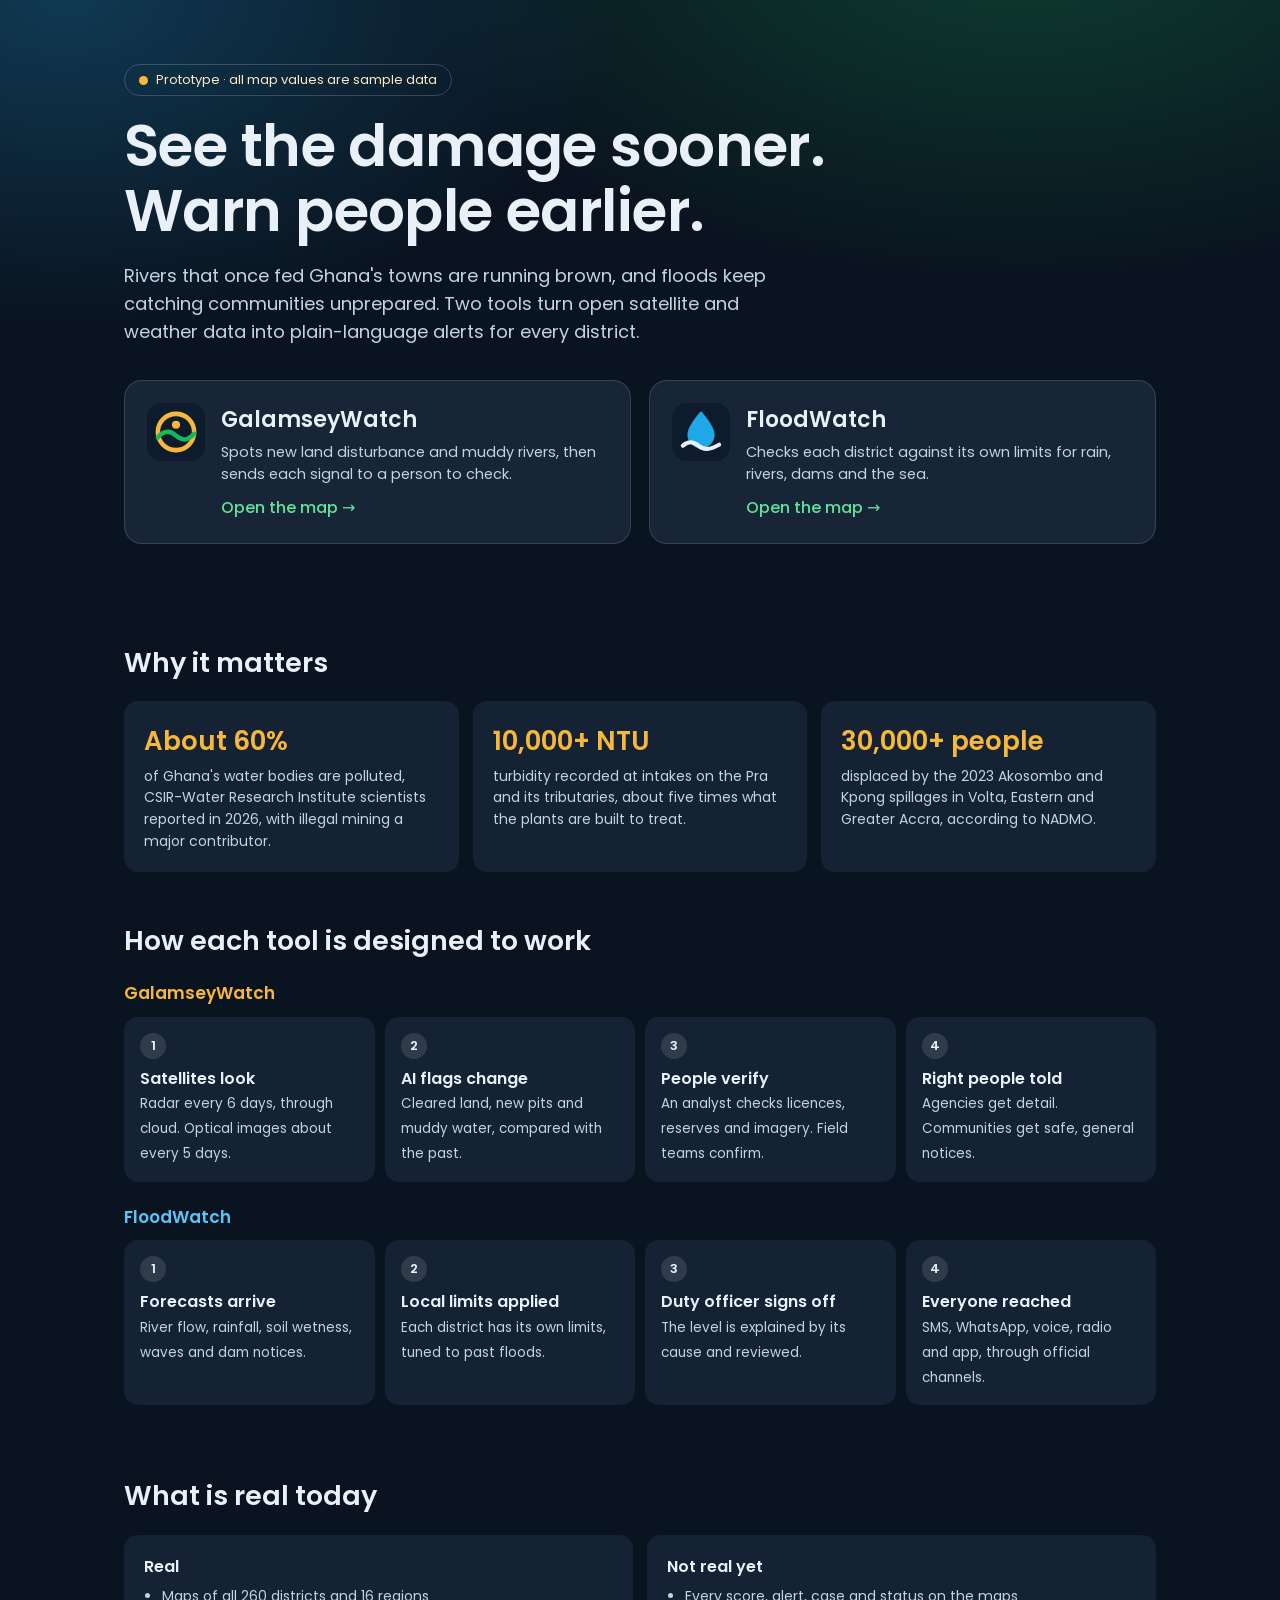
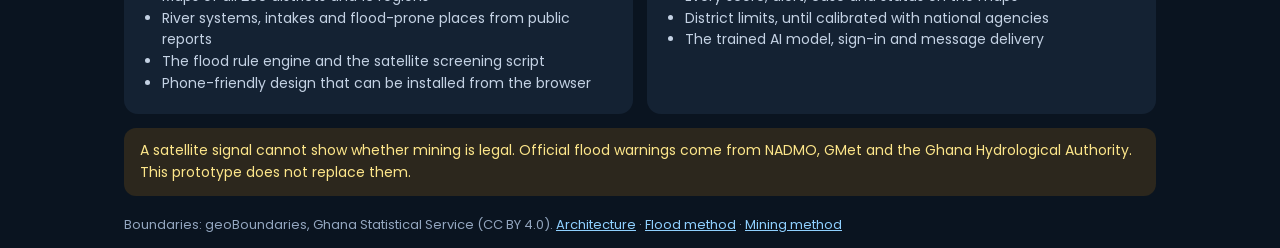
<file: index.html>
<!doctype html>
<html lang="en">
<head>
<meta charset="utf-8"><meta name="viewport" content="width=device-width, initial-scale=1">
<title>Ghana Environmental Watch · prototype</title>
<meta name="description" content="Two satellite-informed early-warning tools for Ghana: GalamseyWatch for illegal mining disturbance and FloodWatch for floods. Prototype with sample data.">
<meta name="theme-color" content="#0a1420"><link rel="manifest" href="manifest.webmanifest"><link rel="icon" href="assets/galamsey.svg" type="image/svg+xml">
<link rel="stylesheet" href="app/landing.css">
</head>
<body>
<header class="hero"><div class="wrap">
  <p class="eyebrow"><span></span>Prototype · all map values are sample data</p>
  <h1>See the damage sooner.<br>Warn people earlier.</h1>
  <p class="lead">Rivers that once fed Ghana's towns are running brown, and floods keep catching communities unprepared. Two tools turn open satellite and weather data into plain-language alerts for every district.</p>
  <div class="tools">
    <a class="tool g" href="galamsey/index.html"><img src="assets/galamsey.svg" alt=""><div><h2>GalamseyWatch</h2><p>Spots new land disturbance and muddy rivers, then sends each signal to a person to check.</p><b>Open the map →</b></div></a>
    <a class="tool f" href="flood/index.html"><img src="assets/flood.svg" alt=""><div><h2>FloodWatch</h2><p>Checks each district against its own limits for rain, rivers, dams and the sea.</p><b>Open the map →</b></div></a>
  </div>
</div></header>
<main class="wrap">
  <section class="why"><h2>Why it matters</h2><div class="cards">
    <article><b>About 60%</b><p>of Ghana's water bodies are polluted, CSIR-Water Research Institute scientists reported in 2026, with illegal mining a major contributor.</p></article>
    <article><b>10,000+ NTU</b><p>turbidity recorded at intakes on the Pra and its tributaries, about five times what the plants are built to treat.</p></article>
    <article><b>30,000+ people</b><p>displaced by the 2023 Akosombo and Kpong spillages in Volta, Eastern and Greater Accra, according to NADMO.</p></article>
  </div></section>
  <section><h2>How each tool is designed to work</h2>
    <div class="flow"><h3 class="g">GalamseyWatch</h3><ol>
      <li><b>Satellites look</b><span>Radar every 6 days, through cloud. Optical images about every 5 days.</span></li>
      <li><b>AI flags change</b><span>Cleared land, new pits and muddy water, compared with the past.</span></li>
      <li><b>People verify</b><span>An analyst checks licences, reserves and imagery. Field teams confirm.</span></li>
      <li><b>Right people told</b><span>Agencies get detail. Communities get safe, general notices.</span></li>
    </ol></div>
    <div class="flow"><h3 class="f">FloodWatch</h3><ol>
      <li><b>Forecasts arrive</b><span>River flow, rainfall, soil wetness, waves and dam notices.</span></li>
      <li><b>Local limits applied</b><span>Each district has its own limits, tuned to past floods.</span></li>
      <li><b>Duty officer signs off</b><span>The level is explained by its cause and reviewed.</span></li>
      <li><b>Everyone reached</b><span>SMS, WhatsApp, voice, radio and app, through official channels.</span></li>
    </ol></div>
  </section>
  <section class="honest"><h2>What is real today</h2><div class="two">
    <div><h3>Real</h3><ul><li>Maps of all 260 districts and 16 regions</li><li>River systems, intakes and flood-prone places from public reports</li><li>The flood rule engine and the satellite screening script</li><li>Phone-friendly design that can be installed from the browser</li></ul></div>
    <div><h3>Not real yet</h3><ul><li>Every score, alert, case and status on the maps</li><li>District limits, until calibrated with national agencies</li><li>The trained AI model, sign-in and message delivery</li></ul></div>
  </div><p class="note">A satellite signal cannot show whether mining is legal. Official flood warnings come from NADMO, GMet and the Ghana Hydrological Authority. This prototype does not replace them.</p></section>
</main>
<footer class="wrap"><p>Boundaries: geoBoundaries, Ghana Statistical Service (CC BY 4.0). <a href="docs/ARCHITECTURE.md">Architecture</a> · <a href="docs/FLOOD_METHOD.md">Flood method</a> · <a href="docs/GALAMSEY_METHOD.md">Mining method</a></p></footer>
<script>if('serviceWorker'in navigator&&location.protocol==='https:')navigator.serviceWorker.register('sw.js').catch(()=>{})</script>
</body></html>
</file>
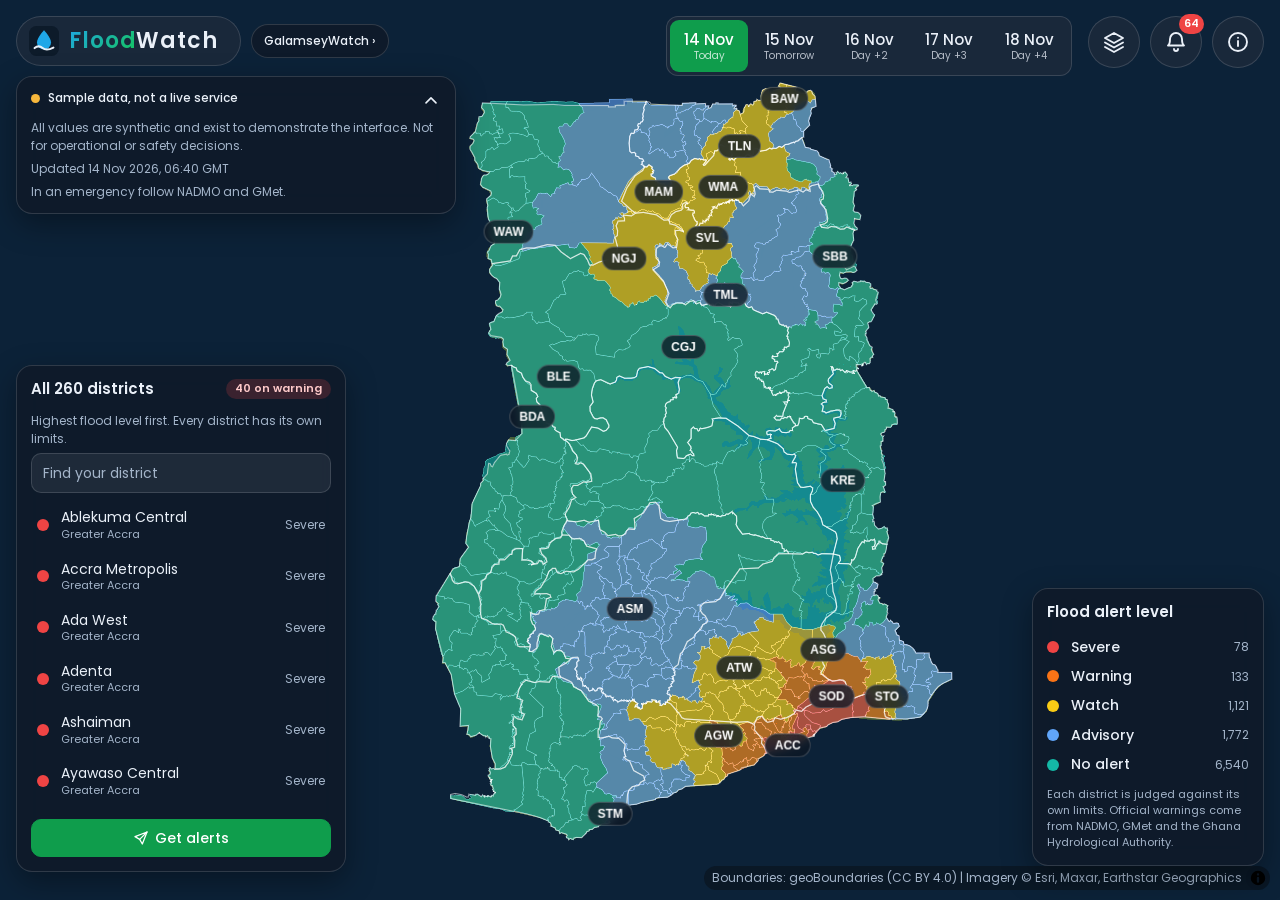
<file: flood/index.html>
<!doctype html>
<html lang="en" data-tool="flood">
<head>
  <meta charset="utf-8">
  <meta name="viewport" content="width=device-width, initial-scale=1, viewport-fit=cover">
  <title>FloodWatch Ghana · prototype</title>
  <meta name="description" content="Prototype flood early-warning map for Ghana, district by district. All values are sample data.">
  <meta name="theme-color" content="#0a1420">
  <link rel="manifest" href="../manifest.webmanifest">
  <link rel="icon" href="../assets/flood.svg" type="image/svg+xml">
  <link rel="stylesheet" href="../vendor/maplibre-gl/maplibre-gl.css">
  <link rel="stylesheet" href="../app/styles.css">
</head>
<body>
  <div id="map" class="map" aria-label="Map of Ghana"></div>
  <div id="ui"></div>
  <div id="live" class="sr-only" aria-live="polite"></div>
  <noscript><p class="noscript">FloodWatch needs JavaScript to draw the map.</p></noscript>
  <script src="../vendor/maplibre-gl/maplibre-gl.js"></script>
  <script type="module" src="../app/main.js"></script>
</body>
</html>
</file>
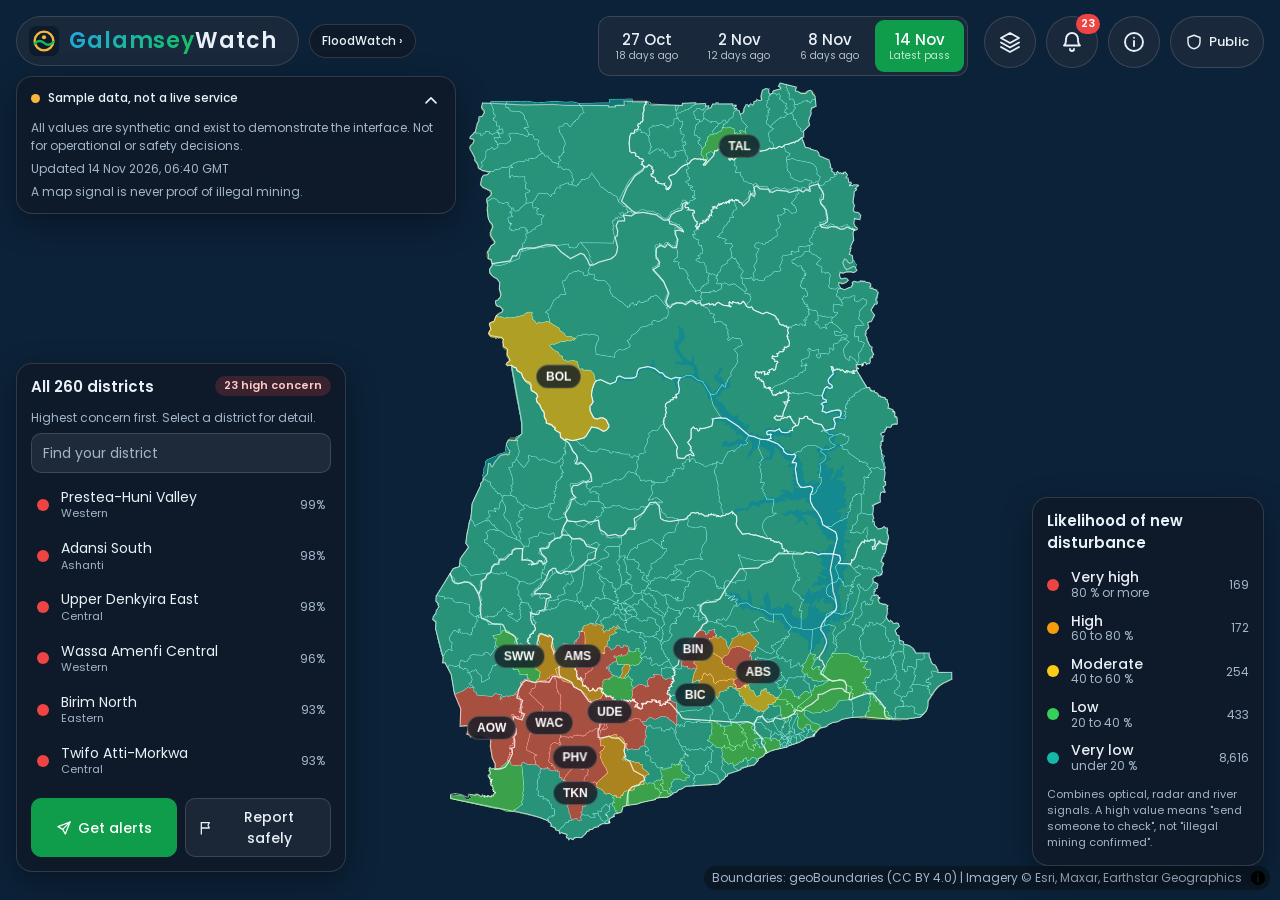
<file: galamsey/index.html>
<!doctype html>
<html lang="en" data-tool="galamsey">
<head>
  <meta charset="utf-8">
  <meta name="viewport" content="width=device-width, initial-scale=1, viewport-fit=cover">
  <title>GalamseyWatch Ghana · prototype</title>
  <meta name="description" content="Prototype satellite monitor for illegal mining disturbance and river pollution in Ghana. All values are sample data.">
  <meta name="theme-color" content="#0a1420">
  <link rel="manifest" href="../manifest.webmanifest">
  <link rel="icon" href="../assets/galamsey.svg" type="image/svg+xml">
  <link rel="stylesheet" href="../vendor/maplibre-gl/maplibre-gl.css">
  <link rel="stylesheet" href="../app/styles.css">
</head>
<body>
  <div id="map" class="map" aria-label="Map of Ghana"></div>
  <div id="ui"></div>
  <div id="live" class="sr-only" aria-live="polite"></div>
  <noscript><p class="noscript">GalamseyWatch needs JavaScript to draw the map.</p></noscript>
  <script src="../vendor/maplibre-gl/maplibre-gl.js"></script>
  <script type="module" src="../app/main.js"></script>
</body>
</html>
</file>
<file: app/landing.css>
@font-face{font-family:Poppins;font-weight:400;src:url(../fonts/poppins-latin-400-normal.woff2) format("woff2");font-display:swap}
@font-face{font-family:Poppins;font-weight:500;src:url(../fonts/poppins-latin-500-normal.woff2) format("woff2");font-display:swap}
@font-face{font-family:Poppins;font-weight:600;src:url(../fonts/poppins-latin-600-normal.woff2) format("woff2");font-display:swap}
*{box-sizing:border-box}body{margin:0;background:#0a1420;color:#eaf0f8;font:16px/1.55 Poppins,system-ui,sans-serif}
.wrap{max-width:1080px;margin:0 auto;padding:0 24px}a{color:#8fd0ff}
.hero{padding:64px 0 56px;background:radial-gradient(900px 480px at 80% -10%,rgba(23,184,92,.25),transparent 70%),radial-gradient(800px 460px at 5% 0,rgba(31,167,232,.25),transparent 70%)}
.eyebrow{display:inline-flex;align-items:center;gap:8px;margin:0 0 18px;padding:5px 14px;border:1px solid rgba(255,255,255,.18);border-radius:99px;font-size:13px;color:#fde9c4}
.eyebrow span{width:9px;height:9px;border-radius:50%;background:#f6b73c}
h1{margin:0;font-size:clamp(36px,6vw,58px);line-height:1.12;font-weight:600;letter-spacing:-.01em}
.lead{max-width:680px;margin:18px 0 34px;font-size:18px;color:#c4d2e4}
.tools{display:grid;grid-template-columns:1fr 1fr;gap:18px}
.tool{display:flex;gap:16px;padding:22px;border-radius:18px;background:rgba(27,41,59,.85);border:1px solid rgba(255,255,255,.14);color:inherit;text-decoration:none;transition:transform .15s,border-color .15s}
.tool:hover{transform:translateY(-3px)}.tool.g:hover{border-color:#f6b73c}.tool.f:hover{border-color:#1fa7e8}
.tool img{width:58px;height:58px;flex:none}.tool h2{margin:0;font-size:22px;font-weight:600}.tool p{margin:4px 0 10px;font-size:14.5px;color:#c4d2e4}.tool b{font-weight:500;color:#5fe39a}
section{padding:42px 0 6px}section>h2{margin:0 0 18px;font-size:27px;font-weight:600}
.cards{display:grid;grid-template-columns:repeat(3,1fr);gap:14px}.cards article{padding:20px;border-radius:14px;background:#142233}.cards b{font-size:26px;font-weight:600;color:#f6b73c}.cards p{margin:4px 0 0;font-size:14px;color:#c4d2e4}
.flow{margin-bottom:22px}.flow h3{margin:0 0 10px;font-size:17px;font-weight:600}.flow h3.g{color:#f6b73c}.flow h3.f{color:#5cc3f5}
.flow ol{display:grid;grid-template-columns:repeat(4,1fr);gap:10px;margin:0;padding:0;list-style:none;counter-reset:s}
.flow li{counter-increment:s;padding:16px;border-radius:14px;background:#142233;position:relative}.flow li::before{content:counter(s);display:grid;place-items:center;width:26px;height:26px;margin-bottom:8px;border-radius:50%;background:rgba(255,255,255,.12);font-size:13px;font-weight:600}
.flow b{display:block;font-weight:600}.flow span{font-size:13.5px;color:#c4d2e4}
.two{display:grid;grid-template-columns:1fr 1fr;gap:14px}.two>div{padding:20px;border-radius:14px;background:#142233}.two h3{margin:0 0 6px;font-size:16px;font-weight:600}.two ul{margin:0;padding-left:18px;font-size:14px;color:#c4d2e4}
.note{margin:14px 0 0;padding:12px 16px;border-radius:12px;background:rgba(245,158,11,.14);color:#fde68a;font-size:14px}
footer{padding:34px 24px 40px;font-size:13px;color:#93a6bf}
@media(max-width:760px){.tools,.cards,.two{grid-template-columns:1fr}.flow ol{grid-template-columns:1fr 1fr}.hero{padding:40px 0}}
</file>
<file: vendor/maplibre-gl/maplibre-gl.css>
.maplibregl-map{font:12px/20px Helvetica Neue,Arial,Helvetica,sans-serif;overflow:hidden;position:relative;-webkit-tap-highlight-color:rgb(0 0 0/0)}.maplibregl-canvas{left:0;position:absolute;top:0}.maplibregl-map:fullscreen{height:100%;width:100%}.maplibregl-ctrl-group button.maplibregl-ctrl-compass{touch-action:none}.maplibregl-canvas-container.maplibregl-interactive,.maplibregl-ctrl-group button.maplibregl-ctrl-compass{cursor:grab;-webkit-user-select:none;-moz-user-select:none;user-select:none}.maplibregl-canvas-container.maplibregl-interactive.maplibregl-track-pointer{cursor:pointer}.maplibregl-canvas-container.maplibregl-interactive:active,.maplibregl-ctrl-group button.maplibregl-ctrl-compass:active{cursor:grabbing}.maplibregl-canvas-container.maplibregl-touch-zoom-rotate,.maplibregl-canvas-container.maplibregl-touch-zoom-rotate .maplibregl-canvas{touch-action:pan-x pan-y}.maplibregl-canvas-container.maplibregl-touch-drag-pan,.maplibregl-canvas-container.maplibregl-touch-drag-pan .maplibregl-canvas{touch-action:pinch-zoom}.maplibregl-canvas-container.maplibregl-touch-zoom-rotate.maplibregl-touch-drag-pan,.maplibregl-canvas-container.maplibregl-touch-zoom-rotate.maplibregl-touch-drag-pan .maplibregl-canvas{touch-action:none}.maplibregl-canvas-container.maplibregl-touch-drag-pan.maplibregl-cooperative-gestures,.maplibregl-canvas-container.maplibregl-touch-drag-pan.maplibregl-cooperative-gestures .maplibregl-canvas{touch-action:pan-x pan-y}.maplibregl-ctrl-bottom-left,.maplibregl-ctrl-bottom-right,.maplibregl-ctrl-top-left,.maplibregl-ctrl-top-right{pointer-events:none;position:absolute;z-index:2}.maplibregl-ctrl-top-left{left:0;top:0}.maplibregl-ctrl-top-right{right:0;top:0}.maplibregl-ctrl-bottom-left{bottom:0;left:0}.maplibregl-ctrl-bottom-right{bottom:0;right:0}.maplibregl-ctrl{clear:both;pointer-events:auto;transform:translate(0)}.maplibregl-ctrl-top-left .maplibregl-ctrl{float:left;margin:10px 0 0 10px}.maplibregl-ctrl-top-right .maplibregl-ctrl{float:right;margin:10px 10px 0 0}.maplibregl-ctrl-bottom-left .maplibregl-ctrl{float:left;margin:0 0 10px 10px}.maplibregl-ctrl-bottom-right .maplibregl-ctrl{float:right;margin:0 10px 10px 0}.maplibregl-ctrl-group{background:#fff;border-radius:4px}.maplibregl-ctrl-group:not(:empty){box-shadow:0 0 0 2px rgba(0,0,0,.1)}@media (forced-colors:active){.maplibregl-ctrl-group:not(:empty){box-shadow:0 0 0 2px ButtonText}}.maplibregl-ctrl-group button{background-color:transparent;border:0;box-sizing:border-box;cursor:pointer;display:block;height:29px;outline:none;padding:0;width:29px}.maplibregl-ctrl-group button+button{border-top:1px solid #ddd}.maplibregl-ctrl button .maplibregl-ctrl-icon{background-position:50%;background-repeat:no-repeat;display:block;height:100%;width:100%}@media (forced-colors:active){.maplibregl-ctrl-icon{background-color:transparent}.maplibregl-ctrl-group button+button{border-top:1px solid ButtonText}}.maplibregl-ctrl button::-moz-focus-inner{border:0;padding:0}.maplibregl-ctrl-attrib-button:focus,.maplibregl-ctrl-group button:focus{box-shadow:0 0 2px 2px #0096ff}.maplibregl-ctrl button:disabled{cursor:not-allowed}.maplibregl-ctrl button:disabled .maplibregl-ctrl-icon{opacity:.25}.maplibregl-ctrl button:not(:disabled):hover{background-color:rgb(0 0 0/5%)}.maplibregl-ctrl-group button:focus:focus-visible{box-shadow:0 0 2px 2px #0096ff}.maplibregl-ctrl-group button:focus:not(:focus-visible){box-shadow:none}.maplibregl-ctrl-group button:focus:first-child{border-radius:4px 4px 0 0}.maplibregl-ctrl-group button:focus:last-child{border-radius:0 0 4px 4px}.maplibregl-ctrl-group button:focus:only-child{border-radius:inherit}.maplibregl-ctrl button.maplibregl-ctrl-zoom-out .maplibregl-ctrl-icon{background-image:url("data:image/svg+xml;charset=utf-8,%3Csvg xmlns='http://www.w3.org/2000/svg' width='29' height='29' fill='%23333' viewBox='0 0 29 29'%3E%3Cpath d='M10 13c-.75 0-1.5.75-1.5 1.5S9.25 16 10 16h9c.75 0 1.5-.75 1.5-1.5S19.75 13 19 13z'/%3E%3C/svg%3E")}.maplibregl-ctrl button.maplibregl-ctrl-zoom-in .maplibregl-ctrl-icon{background-image:url("data:image/svg+xml;charset=utf-8,%3Csvg xmlns='http://www.w3.org/2000/svg' width='29' height='29' fill='%23333' viewBox='0 0 29 29'%3E%3Cpath d='M14.5 8.5c-.75 0-1.5.75-1.5 1.5v3h-3c-.75 0-1.5.75-1.5 1.5S9.25 16 10 16h3v3c0 .75.75 1.5 1.5 1.5S16 19.75 16 19v-3h3c.75 0 1.5-.75 1.5-1.5S19.75 13 19 13h-3v-3c0-.75-.75-1.5-1.5-1.5'/%3E%3C/svg%3E")}@media (forced-colors:active){.maplibregl-ctrl button.maplibregl-ctrl-zoom-out .maplibregl-ctrl-icon{background-image:url("data:image/svg+xml;charset=utf-8,%3Csvg xmlns='http://www.w3.org/2000/svg' width='29' height='29' fill='%23fff' viewBox='0 0 29 29'%3E%3Cpath d='M10 13c-.75 0-1.5.75-1.5 1.5S9.25 16 10 16h9c.75 0 1.5-.75 1.5-1.5S19.75 13 19 13z'/%3E%3C/svg%3E")}.maplibregl-ctrl button.maplibregl-ctrl-zoom-in .maplibregl-ctrl-icon{background-image:url("data:image/svg+xml;charset=utf-8,%3Csvg xmlns='http://www.w3.org/2000/svg' width='29' height='29' fill='%23fff' viewBox='0 0 29 29'%3E%3Cpath d='M14.5 8.5c-.75 0-1.5.75-1.5 1.5v3h-3c-.75 0-1.5.75-1.5 1.5S9.25 16 10 16h3v3c0 .75.75 1.5 1.5 1.5S16 19.75 16 19v-3h3c.75 0 1.5-.75 1.5-1.5S19.75 13 19 13h-3v-3c0-.75-.75-1.5-1.5-1.5'/%3E%3C/svg%3E")}}@media (forced-colors:active) and (prefers-color-scheme:light){.maplibregl-ctrl button.maplibregl-ctrl-zoom-out .maplibregl-ctrl-icon{background-image:url("data:image/svg+xml;charset=utf-8,%3Csvg xmlns='http://www.w3.org/2000/svg' width='29' height='29' viewBox='0 0 29 29'%3E%3Cpath d='M10 13c-.75 0-1.5.75-1.5 1.5S9.25 16 10 16h9c.75 0 1.5-.75 1.5-1.5S19.75 13 19 13z'/%3E%3C/svg%3E")}.maplibregl-ctrl button.maplibregl-ctrl-zoom-in .maplibregl-ctrl-icon{background-image:url("data:image/svg+xml;charset=utf-8,%3Csvg xmlns='http://www.w3.org/2000/svg' width='29' height='29' viewBox='0 0 29 29'%3E%3Cpath d='M14.5 8.5c-.75 0-1.5.75-1.5 1.5v3h-3c-.75 0-1.5.75-1.5 1.5S9.25 16 10 16h3v3c0 .75.75 1.5 1.5 1.5S16 19.75 16 19v-3h3c.75 0 1.5-.75 1.5-1.5S19.75 13 19 13h-3v-3c0-.75-.75-1.5-1.5-1.5'/%3E%3C/svg%3E")}}.maplibregl-ctrl button.maplibregl-ctrl-fullscreen .maplibregl-ctrl-icon{background-image:url("data:image/svg+xml;charset=utf-8,%3Csvg xmlns='http://www.w3.org/2000/svg' width='29' height='29' fill='%23333' viewBox='0 0 29 29'%3E%3Cpath d='M24 16v5.5c0 1.75-.75 2.5-2.5 2.5H16v-1l3-1.5-4-5.5 1-1 5.5 4 1.5-3zM6 16l1.5 3 5.5-4 1 1-4 5.5 3 1.5v1H7.5C5.75 24 5 23.25 5 21.5V16zm7-11v1l-3 1.5 4 5.5-1 1-5.5-4L6 13H5V7.5C5 5.75 5.75 5 7.5 5zm11 2.5c0-1.75-.75-2.5-2.5-2.5H16v1l3 1.5-4 5.5 1 1 5.5-4 1.5 3h1z'/%3E%3C/svg%3E")}.maplibregl-ctrl button.maplibregl-ctrl-shrink .maplibregl-ctrl-icon{background-image:url("data:image/svg+xml;charset=utf-8,%3Csvg xmlns='http://www.w3.org/2000/svg' width='29' height='29' viewBox='0 0 29 29'%3E%3Cpath d='M18.5 16c-1.75 0-2.5.75-2.5 2.5V24h1l1.5-3 5.5 4 1-1-4-5.5 3-1.5v-1zM13 18.5c0-1.75-.75-2.5-2.5-2.5H5v1l3 1.5L4 24l1 1 5.5-4 1.5 3h1zm3-8c0 1.75.75 2.5 2.5 2.5H24v-1l-3-1.5L25 5l-1-1-5.5 4L17 5h-1zM10.5 13c1.75 0 2.5-.75 2.5-2.5V5h-1l-1.5 3L5 4 4 5l4 5.5L5 12v1z'/%3E%3C/svg%3E")}@media (forced-colors:active){.maplibregl-ctrl button.maplibregl-ctrl-fullscreen .maplibregl-ctrl-icon{background-image:url("data:image/svg+xml;charset=utf-8,%3Csvg xmlns='http://www.w3.org/2000/svg' width='29' height='29' fill='%23fff' viewBox='0 0 29 29'%3E%3Cpath d='M24 16v5.5c0 1.75-.75 2.5-2.5 2.5H16v-1l3-1.5-4-5.5 1-1 5.5 4 1.5-3zM6 16l1.5 3 5.5-4 1 1-4 5.5 3 1.5v1H7.5C5.75 24 5 23.25 5 21.5V16zm7-11v1l-3 1.5 4 5.5-1 1-5.5-4L6 13H5V7.5C5 5.75 5.75 5 7.5 5zm11 2.5c0-1.75-.75-2.5-2.5-2.5H16v1l3 1.5-4 5.5 1 1 5.5-4 1.5 3h1z'/%3E%3C/svg%3E")}.maplibregl-ctrl button.maplibregl-ctrl-shrink .maplibregl-ctrl-icon{background-image:url("data:image/svg+xml;charset=utf-8,%3Csvg xmlns='http://www.w3.org/2000/svg' width='29' height='29' fill='%23fff' viewBox='0 0 29 29'%3E%3Cpath d='M18.5 16c-1.75 0-2.5.75-2.5 2.5V24h1l1.5-3 5.5 4 1-1-4-5.5 3-1.5v-1zM13 18.5c0-1.75-.75-2.5-2.5-2.5H5v1l3 1.5L4 24l1 1 5.5-4 1.5 3h1zm3-8c0 1.75.75 2.5 2.5 2.5H24v-1l-3-1.5L25 5l-1-1-5.5 4L17 5h-1zM10.5 13c1.75 0 2.5-.75 2.5-2.5V5h-1l-1.5 3L5 4 4 5l4 5.5L5 12v1z'/%3E%3C/svg%3E")}}@media (forced-colors:active) and (prefers-color-scheme:light){.maplibregl-ctrl button.maplibregl-ctrl-fullscreen .maplibregl-ctrl-icon{background-image:url("data:image/svg+xml;charset=utf-8,%3Csvg xmlns='http://www.w3.org/2000/svg' width='29' height='29' viewBox='0 0 29 29'%3E%3Cpath d='M24 16v5.5c0 1.75-.75 2.5-2.5 2.5H16v-1l3-1.5-4-5.5 1-1 5.5 4 1.5-3zM6 16l1.5 3 5.5-4 1 1-4 5.5 3 1.5v1H7.5C5.75 24 5 23.25 5 21.5V16zm7-11v1l-3 1.5 4 5.5-1 1-5.5-4L6 13H5V7.5C5 5.75 5.75 5 7.5 5zm11 2.5c0-1.75-.75-2.5-2.5-2.5H16v1l3 1.5-4 5.5 1 1 5.5-4 1.5 3h1z'/%3E%3C/svg%3E")}.maplibregl-ctrl button.maplibregl-ctrl-shrink .maplibregl-ctrl-icon{background-image:url("data:image/svg+xml;charset=utf-8,%3Csvg xmlns='http://www.w3.org/2000/svg' width='29' height='29' viewBox='0 0 29 29'%3E%3Cpath d='M18.5 16c-1.75 0-2.5.75-2.5 2.5V24h1l1.5-3 5.5 4 1-1-4-5.5 3-1.5v-1zM13 18.5c0-1.75-.75-2.5-2.5-2.5H5v1l3 1.5L4 24l1 1 5.5-4 1.5 3h1zm3-8c0 1.75.75 2.5 2.5 2.5H24v-1l-3-1.5L25 5l-1-1-5.5 4L17 5h-1zM10.5 13c1.75 0 2.5-.75 2.5-2.5V5h-1l-1.5 3L5 4 4 5l4 5.5L5 12v1z'/%3E%3C/svg%3E")}}.maplibregl-ctrl button.maplibregl-ctrl-compass .maplibregl-ctrl-icon{background-image:url("data:image/svg+xml;charset=utf-8,%3Csvg xmlns='http://www.w3.org/2000/svg' width='29' height='29' fill='%23333' viewBox='0 0 29 29'%3E%3Cpath d='m10.5 14 4-8 4 8z'/%3E%3Cpath fill='%23ccc' d='m10.5 16 4 8 4-8z'/%3E%3C/svg%3E")}@media (forced-colors:active){.maplibregl-ctrl button.maplibregl-ctrl-compass .maplibregl-ctrl-icon{background-image:url("data:image/svg+xml;charset=utf-8,%3Csvg xmlns='http://www.w3.org/2000/svg' width='29' height='29' fill='%23fff' viewBox='0 0 29 29'%3E%3Cpath d='m10.5 14 4-8 4 8z'/%3E%3Cpath fill='%23ccc' d='m10.5 16 4 8 4-8z'/%3E%3C/svg%3E")}}@media (forced-colors:active) and (prefers-color-scheme:light){.maplibregl-ctrl button.maplibregl-ctrl-compass .maplibregl-ctrl-icon{background-image:url("data:image/svg+xml;charset=utf-8,%3Csvg xmlns='http://www.w3.org/2000/svg' width='29' height='29' viewBox='0 0 29 29'%3E%3Cpath d='m10.5 14 4-8 4 8z'/%3E%3Cpath fill='%23ccc' d='m10.5 16 4 8 4-8z'/%3E%3C/svg%3E")}}.maplibregl-ctrl button.maplibregl-ctrl-terrain .maplibregl-ctrl-icon{background-image:url("data:image/svg+xml;charset=utf-8,%3Csvg xmlns='http://www.w3.org/2000/svg' width='22' height='22' fill='%23333' viewBox='0 0 22 22'%3E%3Cpath d='m1.754 13.406 4.453-4.851 3.09 3.09 3.281 3.277.969-.969-3.309-3.312 3.844-4.121 6.148 6.886h1.082v-.855l-7.207-8.07-4.84 5.187L6.169 6.57l-5.48 5.965v.871ZM.688 16.844h20.625v1.375H.688Zm0 0'/%3E%3C/svg%3E")}.maplibregl-ctrl button.maplibregl-ctrl-terrain-enabled .maplibregl-ctrl-icon{background-image:url("data:image/svg+xml;charset=utf-8,%3Csvg xmlns='http://www.w3.org/2000/svg' width='22' height='22' fill='%2333b5e5' viewBox='0 0 22 22'%3E%3Cpath d='m1.754 13.406 4.453-4.851 3.09 3.09 3.281 3.277.969-.969-3.309-3.312 3.844-4.121 6.148 6.886h1.082v-.855l-7.207-8.07-4.84 5.187L6.169 6.57l-5.48 5.965v.871ZM.688 16.844h20.625v1.375H.688Zm0 0'/%3E%3C/svg%3E")}.maplibregl-ctrl button.maplibregl-ctrl-geolocate .maplibregl-ctrl-icon{background-image:url("data:image/svg+xml;charset=utf-8,%3Csvg xmlns='http://www.w3.org/2000/svg' width='29' height='29' fill='%23333' viewBox='0 0 20 20'%3E%3Cpath d='M10 4C9 4 9 5 9 5v.1A5 5 0 0 0 5.1 9H5s-1 0-1 1 1 1 1 1h.1A5 5 0 0 0 9 14.9v.1s0 1 1 1 1-1 1-1v-.1a5 5 0 0 0 3.9-3.9h.1s1 0 1-1-1-1-1-1h-.1A5 5 0 0 0 11 5.1V5s0-1-1-1m0 2.5a3.5 3.5 0 1 1 0 7 3.5 3.5 0 1 1 0-7'/%3E%3Ccircle cx='10' cy='10' r='2'/%3E%3C/svg%3E")}.maplibregl-ctrl button.maplibregl-ctrl-geolocate:disabled .maplibregl-ctrl-icon{background-image:url("data:image/svg+xml;charset=utf-8,%3Csvg xmlns='http://www.w3.org/2000/svg' width='29' height='29' fill='%23aaa' viewBox='0 0 20 20'%3E%3Cpath d='M10 4C9 4 9 5 9 5v.1A5 5 0 0 0 5.1 9H5s-1 0-1 1 1 1 1 1h.1A5 5 0 0 0 9 14.9v.1s0 1 1 1 1-1 1-1v-.1a5 5 0 0 0 3.9-3.9h.1s1 0 1-1-1-1-1-1h-.1A5 5 0 0 0 11 5.1V5s0-1-1-1m0 2.5a3.5 3.5 0 1 1 0 7 3.5 3.5 0 1 1 0-7'/%3E%3Ccircle cx='10' cy='10' r='2'/%3E%3Cpath fill='red' d='m14 5 1 1-9 9-1-1z'/%3E%3C/svg%3E")}.maplibregl-ctrl button.maplibregl-ctrl-geolocate.maplibregl-ctrl-geolocate-active .maplibregl-ctrl-icon{background-image:url("data:image/svg+xml;charset=utf-8,%3Csvg xmlns='http://www.w3.org/2000/svg' width='29' height='29' fill='%2333b5e5' viewBox='0 0 20 20'%3E%3Cpath d='M10 4C9 4 9 5 9 5v.1A5 5 0 0 0 5.1 9H5s-1 0-1 1 1 1 1 1h.1A5 5 0 0 0 9 14.9v.1s0 1 1 1 1-1 1-1v-.1a5 5 0 0 0 3.9-3.9h.1s1 0 1-1-1-1-1-1h-.1A5 5 0 0 0 11 5.1V5s0-1-1-1m0 2.5a3.5 3.5 0 1 1 0 7 3.5 3.5 0 1 1 0-7'/%3E%3Ccircle cx='10' cy='10' r='2'/%3E%3C/svg%3E")}.maplibregl-ctrl button.maplibregl-ctrl-geolocate.maplibregl-ctrl-geolocate-active-error .maplibregl-ctrl-icon{background-image:url("data:image/svg+xml;charset=utf-8,%3Csvg xmlns='http://www.w3.org/2000/svg' width='29' height='29' fill='%23e58978' viewBox='0 0 20 20'%3E%3Cpath d='M10 4C9 4 9 5 9 5v.1A5 5 0 0 0 5.1 9H5s-1 0-1 1 1 1 1 1h.1A5 5 0 0 0 9 14.9v.1s0 1 1 1 1-1 1-1v-.1a5 5 0 0 0 3.9-3.9h.1s1 0 1-1-1-1-1-1h-.1A5 5 0 0 0 11 5.1V5s0-1-1-1m0 2.5a3.5 3.5 0 1 1 0 7 3.5 3.5 0 1 1 0-7'/%3E%3Ccircle cx='10' cy='10' r='2'/%3E%3C/svg%3E")}.maplibregl-ctrl button.maplibregl-ctrl-geolocate.maplibregl-ctrl-geolocate-background .maplibregl-ctrl-icon{background-image:url("data:image/svg+xml;charset=utf-8,%3Csvg xmlns='http://www.w3.org/2000/svg' width='29' height='29' fill='%2333b5e5' viewBox='0 0 20 20'%3E%3Cpath d='M10 4C9 4 9 5 9 5v.1A5 5 0 0 0 5.1 9H5s-1 0-1 1 1 1 1 1h.1A5 5 0 0 0 9 14.9v.1s0 1 1 1 1-1 1-1v-.1a5 5 0 0 0 3.9-3.9h.1s1 0 1-1-1-1-1-1h-.1A5 5 0 0 0 11 5.1V5s0-1-1-1m0 2.5a3.5 3.5 0 1 1 0 7 3.5 3.5 0 1 1 0-7'/%3E%3C/svg%3E")}.maplibregl-ctrl button.maplibregl-ctrl-geolocate.maplibregl-ctrl-geolocate-background-error .maplibregl-ctrl-icon{background-image:url("data:image/svg+xml;charset=utf-8,%3Csvg xmlns='http://www.w3.org/2000/svg' width='29' height='29' fill='%23e54e33' viewBox='0 0 20 20'%3E%3Cpath d='M10 4C9 4 9 5 9 5v.1A5 5 0 0 0 5.1 9H5s-1 0-1 1 1 1 1 1h.1A5 5 0 0 0 9 14.9v.1s0 1 1 1 1-1 1-1v-.1a5 5 0 0 0 3.9-3.9h.1s1 0 1-1-1-1-1-1h-.1A5 5 0 0 0 11 5.1V5s0-1-1-1m0 2.5a3.5 3.5 0 1 1 0 7 3.5 3.5 0 1 1 0-7'/%3E%3C/svg%3E")}.maplibregl-ctrl button.maplibregl-ctrl-geolocate.maplibregl-ctrl-geolocate-waiting .maplibregl-ctrl-icon{animation:maplibregl-spin 2s linear infinite}@media (forced-colors:active){.maplibregl-ctrl button.maplibregl-ctrl-geolocate .maplibregl-ctrl-icon{background-image:url("data:image/svg+xml;charset=utf-8,%3Csvg xmlns='http://www.w3.org/2000/svg' width='29' height='29' fill='%23fff' viewBox='0 0 20 20'%3E%3Cpath d='M10 4C9 4 9 5 9 5v.1A5 5 0 0 0 5.1 9H5s-1 0-1 1 1 1 1 1h.1A5 5 0 0 0 9 14.9v.1s0 1 1 1 1-1 1-1v-.1a5 5 0 0 0 3.9-3.9h.1s1 0 1-1-1-1-1-1h-.1A5 5 0 0 0 11 5.1V5s0-1-1-1m0 2.5a3.5 3.5 0 1 1 0 7 3.5 3.5 0 1 1 0-7'/%3E%3Ccircle cx='10' cy='10' r='2'/%3E%3C/svg%3E")}.maplibregl-ctrl button.maplibregl-ctrl-geolocate:disabled .maplibregl-ctrl-icon{background-image:url("data:image/svg+xml;charset=utf-8,%3Csvg xmlns='http://www.w3.org/2000/svg' width='29' height='29' fill='%23999' viewBox='0 0 20 20'%3E%3Cpath d='M10 4C9 4 9 5 9 5v.1A5 5 0 0 0 5.1 9H5s-1 0-1 1 1 1 1 1h.1A5 5 0 0 0 9 14.9v.1s0 1 1 1 1-1 1-1v-.1a5 5 0 0 0 3.9-3.9h.1s1 0 1-1-1-1-1-1h-.1A5 5 0 0 0 11 5.1V5s0-1-1-1m0 2.5a3.5 3.5 0 1 1 0 7 3.5 3.5 0 1 1 0-7'/%3E%3Ccircle cx='10' cy='10' r='2'/%3E%3Cpath fill='red' d='m14 5 1 1-9 9-1-1z'/%3E%3C/svg%3E")}.maplibregl-ctrl button.maplibregl-ctrl-geolocate.maplibregl-ctrl-geolocate-active .maplibregl-ctrl-icon{background-image:url("data:image/svg+xml;charset=utf-8,%3Csvg xmlns='http://www.w3.org/2000/svg' width='29' height='29' fill='%2333b5e5' viewBox='0 0 20 20'%3E%3Cpath d='M10 4C9 4 9 5 9 5v.1A5 5 0 0 0 5.1 9H5s-1 0-1 1 1 1 1 1h.1A5 5 0 0 0 9 14.9v.1s0 1 1 1 1-1 1-1v-.1a5 5 0 0 0 3.9-3.9h.1s1 0 1-1-1-1-1-1h-.1A5 5 0 0 0 11 5.1V5s0-1-1-1m0 2.5a3.5 3.5 0 1 1 0 7 3.5 3.5 0 1 1 0-7'/%3E%3Ccircle cx='10' cy='10' r='2'/%3E%3C/svg%3E")}.maplibregl-ctrl button.maplibregl-ctrl-geolocate.maplibregl-ctrl-geolocate-active-error .maplibregl-ctrl-icon{background-image:url("data:image/svg+xml;charset=utf-8,%3Csvg xmlns='http://www.w3.org/2000/svg' width='29' height='29' fill='%23e58978' viewBox='0 0 20 20'%3E%3Cpath d='M10 4C9 4 9 5 9 5v.1A5 5 0 0 0 5.1 9H5s-1 0-1 1 1 1 1 1h.1A5 5 0 0 0 9 14.9v.1s0 1 1 1 1-1 1-1v-.1a5 5 0 0 0 3.9-3.9h.1s1 0 1-1-1-1-1-1h-.1A5 5 0 0 0 11 5.1V5s0-1-1-1m0 2.5a3.5 3.5 0 1 1 0 7 3.5 3.5 0 1 1 0-7'/%3E%3Ccircle cx='10' cy='10' r='2'/%3E%3C/svg%3E")}.maplibregl-ctrl button.maplibregl-ctrl-geolocate.maplibregl-ctrl-geolocate-background .maplibregl-ctrl-icon{background-image:url("data:image/svg+xml;charset=utf-8,%3Csvg xmlns='http://www.w3.org/2000/svg' width='29' height='29' fill='%2333b5e5' viewBox='0 0 20 20'%3E%3Cpath d='M10 4C9 4 9 5 9 5v.1A5 5 0 0 0 5.1 9H5s-1 0-1 1 1 1 1 1h.1A5 5 0 0 0 9 14.9v.1s0 1 1 1 1-1 1-1v-.1a5 5 0 0 0 3.9-3.9h.1s1 0 1-1-1-1-1-1h-.1A5 5 0 0 0 11 5.1V5s0-1-1-1m0 2.5a3.5 3.5 0 1 1 0 7 3.5 3.5 0 1 1 0-7'/%3E%3C/svg%3E")}.maplibregl-ctrl button.maplibregl-ctrl-geolocate.maplibregl-ctrl-geolocate-background-error .maplibregl-ctrl-icon{background-image:url("data:image/svg+xml;charset=utf-8,%3Csvg xmlns='http://www.w3.org/2000/svg' width='29' height='29' fill='%23e54e33' viewBox='0 0 20 20'%3E%3Cpath d='M10 4C9 4 9 5 9 5v.1A5 5 0 0 0 5.1 9H5s-1 0-1 1 1 1 1 1h.1A5 5 0 0 0 9 14.9v.1s0 1 1 1 1-1 1-1v-.1a5 5 0 0 0 3.9-3.9h.1s1 0 1-1-1-1-1-1h-.1A5 5 0 0 0 11 5.1V5s0-1-1-1m0 2.5a3.5 3.5 0 1 1 0 7 3.5 3.5 0 1 1 0-7'/%3E%3C/svg%3E")}}@media (forced-colors:active) and (prefers-color-scheme:light){.maplibregl-ctrl button.maplibregl-ctrl-geolocate .maplibregl-ctrl-icon{background-image:url("data:image/svg+xml;charset=utf-8,%3Csvg xmlns='http://www.w3.org/2000/svg' width='29' height='29' viewBox='0 0 20 20'%3E%3Cpath d='M10 4C9 4 9 5 9 5v.1A5 5 0 0 0 5.1 9H5s-1 0-1 1 1 1 1 1h.1A5 5 0 0 0 9 14.9v.1s0 1 1 1 1-1 1-1v-.1a5 5 0 0 0 3.9-3.9h.1s1 0 1-1-1-1-1-1h-.1A5 5 0 0 0 11 5.1V5s0-1-1-1m0 2.5a3.5 3.5 0 1 1 0 7 3.5 3.5 0 1 1 0-7'/%3E%3Ccircle cx='10' cy='10' r='2'/%3E%3C/svg%3E")}.maplibregl-ctrl button.maplibregl-ctrl-geolocate:disabled .maplibregl-ctrl-icon{background-image:url("data:image/svg+xml;charset=utf-8,%3Csvg xmlns='http://www.w3.org/2000/svg' width='29' height='29' fill='%23666' viewBox='0 0 20 20'%3E%3Cpath d='M10 4C9 4 9 5 9 5v.1A5 5 0 0 0 5.1 9H5s-1 0-1 1 1 1 1 1h.1A5 5 0 0 0 9 14.9v.1s0 1 1 1 1-1 1-1v-.1a5 5 0 0 0 3.9-3.9h.1s1 0 1-1-1-1-1-1h-.1A5 5 0 0 0 11 5.1V5s0-1-1-1m0 2.5a3.5 3.5 0 1 1 0 7 3.5 3.5 0 1 1 0-7'/%3E%3Ccircle cx='10' cy='10' r='2'/%3E%3Cpath fill='red' d='m14 5 1 1-9 9-1-1z'/%3E%3C/svg%3E")}}@keyframes maplibregl-spin{0%{transform:rotate(0deg)}to{transform:rotate(1turn)}}a.maplibregl-ctrl-logo{background-image:url("data:image/svg+xml;charset=utf-8,%3Csvg xmlns='http://www.w3.org/2000/svg' width='88' height='23' fill='none'%3E%3Cpath fill='%23000' fill-opacity='.4' fill-rule='evenodd' d='M17.408 16.796h-1.827l2.501-12.095h.198l3.324 6.533.988 2.19.988-2.19 3.258-6.533h.181l2.6 12.095h-1.81l-1.218-5.644-.362-1.71-.658 1.71-2.929 5.644h-.098l-2.914-5.644-.757-1.71-.345 1.71zm1.958-3.42-.726 3.663a1.255 1.255 0 0 1-1.232 1.011h-1.827a1.255 1.255 0 0 1-1.229-1.509l2.501-12.095a1.255 1.255 0 0 1 1.23-1.001h.197a1.25 1.25 0 0 1 1.12.685l3.19 6.273 3.125-6.263a1.25 1.25 0 0 1 1.123-.695h.181a1.255 1.255 0 0 1 1.227.991l1.443 6.71a5 5 0 0 1 .314-.787l.009-.016a4.6 4.6 0 0 1 1.777-1.887c.782-.46 1.668-.667 2.611-.667a4.6 4.6 0 0 1 1.7.32l.306.134c.21-.16.474-.256.759-.256h1.694a1.255 1.255 0 0 1 1.212.925 1.255 1.255 0 0 1 1.212-.925h1.711c.284 0 .545.094.755.252.613-.3 1.312-.45 2.075-.45 1.356 0 2.557.445 3.482 1.4q.47.48.763 1.064V4.701a1.255 1.255 0 0 1 1.255-1.255h1.86A1.255 1.255 0 0 1 54.44 4.7v9.194h2.217c.19 0 .37.043.532.118v-4.77c0-.356.147-.678.385-.906a2.42 2.42 0 0 1-.682-1.71c0-.665.267-1.253.735-1.7a2.45 2.45 0 0 1 1.722-.674 2.43 2.43 0 0 1 1.705.675q.318.302.504.683V4.7a1.255 1.255 0 0 1 1.255-1.255h1.744A1.255 1.255 0 0 1 65.812 4.7v3.335a4.8 4.8 0 0 1 1.526-.246c.938 0 1.817.214 2.59.69a4.47 4.47 0 0 1 1.67 1.743v-.98a1.255 1.255 0 0 1 1.256-1.256h1.777c.233 0 .451.064.639.174a3.4 3.4 0 0 1 1.567-.372c.346 0 .861.02 1.285.232a1.25 1.25 0 0 1 .689 1.004 4.7 4.7 0 0 1 .853-.588c.795-.44 1.675-.647 2.61-.647 1.385 0 2.65.39 3.525 1.396.836.938 1.168 2.173 1.168 3.528q-.001.515-.056 1.051a1.255 1.255 0 0 1-.947 1.09l.408.952a1.255 1.255 0 0 1-.477 1.552c-.418.268-.92.463-1.458.612-.613.171-1.304.244-2.049.244-1.06 0-2.043-.207-2.886-.698l-.015-.008c-.798-.48-1.419-1.135-1.818-1.963l-.004-.008a5.8 5.8 0 0 1-.548-2.512q0-.429.053-.843a1.3 1.3 0 0 1-.333-.086l-.166-.004c-.223 0-.426.062-.643.228-.03.024-.142.139-.142.59v3.883a1.255 1.255 0 0 1-1.256 1.256h-1.777a1.255 1.255 0 0 1-1.256-1.256V15.69l-.032.057a4.8 4.8 0 0 1-1.86 1.833 5.04 5.04 0 0 1-2.484.634 4.5 4.5 0 0 1-1.935-.424 1.25 1.25 0 0 1-.764.258h-1.71a1.255 1.255 0 0 1-1.256-1.255V7.687a2.4 2.4 0 0 1-.428.625c.253.23.412.561.412.93v7.553a1.255 1.255 0 0 1-1.256 1.255h-1.843a1.25 1.25 0 0 1-.894-.373c-.228.23-.544.373-.894.373H51.32a1.255 1.255 0 0 1-1.256-1.255v-1.251l-.061.117a4.7 4.7 0 0 1-1.782 1.884 4.77 4.77 0 0 1-2.485.67 5.6 5.6 0 0 1-1.485-.188l.009 2.764a1.255 1.255 0 0 1-1.255 1.259h-1.729a1.255 1.255 0 0 1-1.255-1.255v-3.537a1.255 1.255 0 0 1-1.167.793h-1.679a1.25 1.25 0 0 1-.77-.263 4.5 4.5 0 0 1-1.945.429c-.885 0-1.724-.21-2.495-.632l-.017-.01a5 5 0 0 1-1.081-.836 1.255 1.255 0 0 1-1.254 1.312h-1.81a1.255 1.255 0 0 1-1.228-.99l-.782-3.625-2.044 3.939a1.25 1.25 0 0 1-1.115.676h-.098a1.25 1.25 0 0 1-1.116-.68l-2.061-3.994zM35.92 16.63l.207-.114.223-.15q.493-.356.735-.785l.061-.118.033 1.332h1.678V9.242h-1.694l-.033 1.267q-.133-.329-.526-.658l-.032-.028a3.2 3.2 0 0 0-.668-.428l-.27-.12a3.3 3.3 0 0 0-1.235-.23q-1.136-.001-1.974.493a3.36 3.36 0 0 0-1.3 1.382q-.445.89-.444 2.074 0 1.2.51 2.107a3.8 3.8 0 0 0 1.382 1.381 3.9 3.9 0 0 0 1.893.477q.795 0 1.455-.33zm-2.789-5.38q-.576.675-.575 1.762 0 1.102.559 1.794.576.675 1.645.675a2.25 2.25 0 0 0 .934-.19 2.2 2.2 0 0 0 .468-.29l.178-.161a2.2 2.2 0 0 0 .397-.561q.244-.5.244-1.15v-.115q0-.708-.296-1.267l-.043-.077a2.2 2.2 0 0 0-.633-.709l-.13-.086-.047-.028a2.1 2.1 0 0 0-1.073-.285q-1.052 0-1.629.692zm2.316 2.706c.163-.17.28-.407.28-.83v-.114c0-.292-.06-.508-.15-.68a.96.96 0 0 0-.353-.389.85.85 0 0 0-.464-.127c-.4 0-.56.114-.664.239l-.01.012c-.148.174-.275.45-.275.945 0 .506.122.801.27.99.097.11.266.224.68.224.303 0 .504-.09.687-.269zm7.545 1.705a2.6 2.6 0 0 0 .331.423q.319.33.755.548l.173.074q.65.255 1.49.255 1.02 0 1.844-.493a3.45 3.45 0 0 0 1.316-1.4q.493-.904.493-2.089 0-1.909-.988-2.913-.988-1.02-2.584-1.02-.898 0-1.575.347a3 3 0 0 0-.415.262l-.199.166a3.4 3.4 0 0 0-.64.82V9.242h-1.712v11.553h1.729l-.017-5.134zm.53-1.138q.206.29.48.5l.155.11.053.034q.51.296 1.119.297 1.07 0 1.645-.675.577-.69.576-1.762 0-1.119-.576-1.777-.558-.675-1.645-.675-.435 0-.835.16a2 2 0 0 0-.284.136 2 2 0 0 0-.363.254 2.2 2.2 0 0 0-.46.569l-.082.162a2.6 2.6 0 0 0-.213 1.072v.115q0 .707.296 1.267l.135.211zm.964-.818a1.1 1.1 0 0 0 .367.385.94.94 0 0 0 .476.118c.423 0 .59-.117.687-.23.159-.194.28-.478.28-.95 0-.53-.133-.8-.266-.952l-.021-.025c-.078-.094-.231-.221-.68-.221a1 1 0 0 0-.503.135l-.012.007a.86.86 0 0 0-.335.343c-.073.133-.132.324-.132.614v.115a1.4 1.4 0 0 0 .14.66zm15.7-6.222q.347-.346.346-.856a1.05 1.05 0 0 0-.345-.79 1.18 1.18 0 0 0-.84-.329q-.51 0-.855.33a1.05 1.05 0 0 0-.346.79q0 .51.346.855.345.346.856.346.51 0 .839-.346zm4.337 9.314.033-1.332q.191.403.59.747l.098.081a4 4 0 0 0 .316.224l.223.122a3.2 3.2 0 0 0 1.44.322 3.8 3.8 0 0 0 1.875-.477 3.5 3.5 0 0 0 1.382-1.366q.527-.89.526-2.09 0-1.184-.444-2.073a3.24 3.24 0 0 0-1.283-1.399q-.823-.51-1.942-.51a3.5 3.5 0 0 0-1.527.344l-.086.043-.165.09a3 3 0 0 0-.33.214q-.432.315-.656.707a2 2 0 0 0-.099.198l.082-1.283V4.701h-1.744v12.095zm.473-2.509a2.5 2.5 0 0 0 .566.7q.117.098.245.18l.144.08a2.1 2.1 0 0 0 .975.232q1.07 0 1.645-.675.576-.69.576-1.778 0-1.102-.576-1.777-.56-.691-1.645-.692a2.2 2.2 0 0 0-1.015.235q-.22.113-.415.282l-.15.142a2.1 2.1 0 0 0-.42.594q-.223.479-.223 1.1v.115q0 .705.293 1.26zm2.616-.293c.157-.191.28-.479.28-.967 0-.51-.13-.79-.276-.961l-.021-.026c-.082-.1-.232-.225-.67-.225a.87.87 0 0 0-.681.279l-.012.011c-.154.155-.274.38-.274.807v.115c0 .285.057.499.144.669a1.1 1.1 0 0 0 .367.405c.137.082.28.123.455.123.423 0 .59-.118.686-.23zm8.266-3.013q.345-.13.724-.14l.069-.002q.493 0 .642.099l.247-1.794q-.196-.099-.717-.099a2.3 2.3 0 0 0-.545.063 2 2 0 0 0-.411.148 2.2 2.2 0 0 0-.4.249 2.5 2.5 0 0 0-.485.499 2.7 2.7 0 0 0-.32.581l-.05.137v-1.48h-1.778v7.553h1.777v-3.884q0-.546.159-.943a1.5 1.5 0 0 1 .466-.636 2.5 2.5 0 0 1 .399-.253 2 2 0 0 1 .224-.099zm9.784 2.656.05-.922q0-1.743-.856-2.698-.838-.97-2.584-.97-1.119-.001-2.007.493a3.46 3.46 0 0 0-1.4 1.382q-.493.906-.493 2.106 0 1.07.428 1.975.428.89 1.332 1.432.906.526 2.255.526.973 0 1.668-.185l.044-.012.135-.04q.613-.184.984-.421l-.542-1.267q-.3.162-.642.274l-.297.087q-.51.131-1.3.131-.954 0-1.497-.444a1.6 1.6 0 0 1-.192-.193q-.366-.44-.512-1.234l-.004-.021zm-5.427-1.256-.003.022h3.752v-.138q-.011-.727-.288-1.118a1 1 0 0 0-.156-.176q-.46-.428-1.316-.428-.986 0-1.494.604-.379.45-.494 1.234zm-27.053 2.77V4.7h-1.86v12.095h5.333V15.15zm7.103-5.908v7.553h-1.843V9.242h1.843z'/%3E%3Cpath fill='%23fff' d='m19.63 11.151-.757-1.71-.345 1.71-1.12 5.644h-1.827L18.083 4.7h.197l3.325 6.533.988 2.19.988-2.19L26.839 4.7h.181l2.6 12.095h-1.81l-1.218-5.644-.362-1.71-.658 1.71-2.93 5.644h-.098l-2.913-5.644zm14.836 5.81q-1.02 0-1.893-.478a3.8 3.8 0 0 1-1.381-1.382q-.51-.906-.51-2.106 0-1.185.444-2.074a3.36 3.36 0 0 1 1.3-1.382q.839-.494 1.974-.494a3.3 3.3 0 0 1 1.234.231 3.3 3.3 0 0 1 .97.575q.396.33.527.659l.033-1.267h1.694v7.553H37.18l-.033-1.332q-.279.593-1.02 1.053a3.17 3.17 0 0 1-1.662.444zm.296-1.482q.938 0 1.58-.642.642-.66.642-1.711v-.115q0-.708-.296-1.267a2.2 2.2 0 0 0-.807-.872 2.1 2.1 0 0 0-1.119-.313q-1.053 0-1.629.692-.575.675-.575 1.76 0 1.103.559 1.795.577.675 1.645.675zm6.521-6.237h1.711v1.4q.906-1.597 2.83-1.597 1.596 0 2.584 1.02.988 1.005.988 2.914 0 1.185-.493 2.09a3.46 3.46 0 0 1-1.316 1.399 3.5 3.5 0 0 1-1.844.493q-.954 0-1.662-.329a2.67 2.67 0 0 1-1.086-.97l.017 5.134h-1.728zm4.048 6.22q1.07 0 1.645-.674.577-.69.576-1.762 0-1.119-.576-1.777-.558-.675-1.645-.675-.592 0-1.12.296-.51.28-.822.823-.296.527-.296 1.234v.115q0 .708.296 1.267.313.543.823.855.51.296 1.119.297z'/%3E%3Cpath fill='%23e1e3e9' d='M51.325 4.7h1.86v10.45h3.473v1.646h-5.333zm7.12 4.542h1.843v7.553h-1.843zm.905-1.415a1.16 1.16 0 0 1-.856-.346 1.17 1.17 0 0 1-.346-.856 1.05 1.05 0 0 1 .346-.79q.346-.329.856-.329.494 0 .839.33a1.05 1.05 0 0 1 .345.79 1.16 1.16 0 0 1-.345.855q-.33.346-.84.346zm7.875 9.133a3.17 3.17 0 0 1-1.662-.444q-.723-.46-1.004-1.053l-.033 1.332h-1.71V4.701h1.743v4.657l-.082 1.283q.279-.658 1.086-1.119a3.5 3.5 0 0 1 1.778-.477q1.119 0 1.942.51a3.24 3.24 0 0 1 1.283 1.4q.445.888.444 2.072 0 1.201-.526 2.09a3.5 3.5 0 0 1-1.382 1.366 3.8 3.8 0 0 1-1.876.477zm-.296-1.481q1.069 0 1.645-.675.577-.69.577-1.778 0-1.102-.577-1.776-.56-.691-1.645-.692a2.12 2.12 0 0 0-1.58.659q-.642.641-.642 1.694v.115q0 .71.296 1.267a2.4 2.4 0 0 0 .807.872 2.1 2.1 0 0 0 1.119.313zm5.927-6.237h1.777v1.481q.263-.757.856-1.217a2.14 2.14 0 0 1 1.349-.46q.527 0 .724.098l-.247 1.794q-.149-.099-.642-.099-.774 0-1.416.494-.626.493-.626 1.58v3.883h-1.777V9.242zm9.534 7.718q-1.35 0-2.255-.526-.904-.543-1.332-1.432a4.6 4.6 0 0 1-.428-1.975q0-1.2.493-2.106a3.46 3.46 0 0 1 1.4-1.382q.889-.495 2.007-.494 1.744 0 2.584.97.855.956.856 2.7 0 .444-.05.92h-5.43q.18 1.005.708 1.45.542.443 1.497.443.79 0 1.3-.131a4 4 0 0 0 .938-.362l.542 1.267q-.411.263-1.119.46-.708.198-1.711.197zm1.596-4.558q.016-1.02-.444-1.432-.46-.428-1.316-.428-1.728 0-1.991 1.86z'/%3E%3Cpath d='M5.074 15.948a.484.657 0 0 0-.486.659v1.84a.484.657 0 0 0 .486.659h4.101a.484.657 0 0 0 .486-.659v-1.84a.484.657 0 0 0-.486-.659zm3.56 1.16H5.617v.838h3.017z' style='fill:%23fff;fill-rule:evenodd;stroke-width:1.03600001'/%3E%3Cg style='stroke-width:1.12603545'%3E%3Cpath d='M-9.408-1.416c-3.833-.025-7.056 2.912-7.08 6.615-.02 3.08 1.653 4.832 3.107 6.268.903.892 1.721 1.74 2.32 2.902l-.525-.004c-.543-.003-.992.304-1.24.639a1.87 1.87 0 0 0-.362 1.121l-.011 1.877c-.003.402.104.787.347 1.125.244.338.688.653 1.23.656l4.142.028c.542.003.99-.306 1.238-.641a1.87 1.87 0 0 0 .363-1.121l.012-1.875a1.87 1.87 0 0 0-.348-1.127c-.243-.338-.688-.653-1.23-.656l-.518-.004c.597-1.145 1.425-1.983 2.348-2.87 1.473-1.414 3.18-3.149 3.2-6.226-.016-3.59-2.923-6.684-6.993-6.707m-.006 1.1v.002c3.274.02 5.92 2.532 5.9 5.6-.017 2.706-1.39 4.026-2.863 5.44-1.034.994-2.118 2.033-2.814 3.633-.018.041-.052.055-.075.065q-.013.004-.02.01a.34.34 0 0 1-.226.084.34.34 0 0 1-.224-.086l-.092-.077c-.699-1.615-1.768-2.669-2.781-3.67-1.454-1.435-2.797-2.762-2.78-5.478.02-3.067 2.7-5.545 5.975-5.523m-.02 2.826c-1.62-.01-2.944 1.315-2.955 2.96-.01 1.646 1.295 2.988 2.916 2.999h.002c1.621.01 2.943-1.316 2.953-2.961.011-1.646-1.294-2.988-2.916-2.998m-.005 1.1c1.017.006 1.829.83 1.822 1.89s-.83 1.874-1.848 1.867c-1.018-.006-1.829-.83-1.822-1.89s.83-1.874 1.848-1.868m-2.155 11.857 4.14.025c.271.002.49.305.487.676l-.013 1.875c-.003.37-.224.67-.495.668l-4.14-.025c-.27-.002-.487-.306-.485-.676l.012-1.875c.003-.37.224-.67.494-.668' style='color:%23000;font-style:normal;font-variant:normal;font-weight:400;font-stretch:normal;font-size:medium;line-height:normal;font-family:sans-serif;font-variant-ligatures:normal;font-variant-position:normal;font-variant-caps:normal;font-variant-numeric:normal;font-variant-alternates:normal;font-feature-settings:normal;text-indent:0;text-align:start;text-decoration:none;text-decoration-line:none;text-decoration-style:solid;text-decoration-color:%23000;letter-spacing:normal;word-spacing:normal;text-transform:none;writing-mode:lr-tb;direction:ltr;text-orientation:mixed;dominant-baseline:auto;baseline-shift:baseline;text-anchor:start;white-space:normal;shape-padding:0;clip-rule:evenodd;display:inline;overflow:visible;visibility:visible;opacity:1;isolation:auto;mix-blend-mode:normal;color-interpolation:sRGB;color-interpolation-filters:linearRGB;solid-color:%23000;solid-opacity:1;vector-effect:none;fill:%23000;fill-opacity:.4;fill-rule:evenodd;stroke:none;stroke-width:2.47727823;stroke-linecap:butt;stroke-linejoin:miter;stroke-miterlimit:4;stroke-dasharray:none;stroke-dashoffset:0;stroke-opacity:1;color-rendering:auto;image-rendering:auto;shape-rendering:auto;text-rendering:auto' transform='translate(15.553 2.85)scale(.88807)'/%3E%3Cpath d='M-9.415-.316C-12.69-.338-15.37 2.14-15.39 5.207c-.017 2.716 1.326 4.041 2.78 5.477 1.013 1 2.081 2.055 2.78 3.67l.092.076a.34.34 0 0 0 .225.086.34.34 0 0 0 .227-.083l.019-.01c.022-.009.057-.024.074-.064.697-1.6 1.78-2.64 2.814-3.634 1.473-1.414 2.847-2.733 2.864-5.44.02-3.067-2.627-5.58-5.901-5.601m-.057 8.784c1.621.011 2.944-1.315 2.955-2.96.01-1.646-1.295-2.988-2.916-2.999-1.622-.01-2.945 1.315-2.955 2.96s1.295 2.989 2.916 3' style='clip-rule:evenodd;fill:%23e1e3e9;fill-opacity:1;fill-rule:evenodd;stroke:none;stroke-width:2.47727823;stroke-miterlimit:4;stroke-dasharray:none;stroke-opacity:.4' transform='translate(15.553 2.85)scale(.88807)'/%3E%3Cpath d='M-11.594 15.465c-.27-.002-.492.297-.494.668l-.012 1.876c-.003.371.214.673.485.675l4.14.027c.271.002.492-.298.495-.668l.012-1.877c.003-.37-.215-.672-.485-.674z' style='clip-rule:evenodd;fill:%23fff;fill-opacity:1;fill-rule:evenodd;stroke:none;stroke-width:2.47727823;stroke-miterlimit:4;stroke-dasharray:none;stroke-opacity:.4' transform='translate(15.553 2.85)scale(.88807)'/%3E%3C/g%3E%3C/svg%3E");background-repeat:no-repeat;cursor:pointer;display:block;height:23px;margin:0 0 -4px -4px;overflow:hidden;width:88px}a.maplibregl-ctrl-logo.maplibregl-compact{width:14px}@media (forced-colors:active){a.maplibregl-ctrl-logo{background-color:transparent;background-image:url("data:image/svg+xml;charset=utf-8,%3Csvg xmlns='http://www.w3.org/2000/svg' width='88' height='23' fill='none'%3E%3Cpath fill='%23000' fill-opacity='.4' fill-rule='evenodd' d='M17.408 16.796h-1.827l2.501-12.095h.198l3.324 6.533.988 2.19.988-2.19 3.258-6.533h.181l2.6 12.095h-1.81l-1.218-5.644-.362-1.71-.658 1.71-2.929 5.644h-.098l-2.914-5.644-.757-1.71-.345 1.71zm1.958-3.42-.726 3.663a1.255 1.255 0 0 1-1.232 1.011h-1.827a1.255 1.255 0 0 1-1.229-1.509l2.501-12.095a1.255 1.255 0 0 1 1.23-1.001h.197a1.25 1.25 0 0 1 1.12.685l3.19 6.273 3.125-6.263a1.25 1.25 0 0 1 1.123-.695h.181a1.255 1.255 0 0 1 1.227.991l1.443 6.71a5 5 0 0 1 .314-.787l.009-.016a4.6 4.6 0 0 1 1.777-1.887c.782-.46 1.668-.667 2.611-.667a4.6 4.6 0 0 1 1.7.32l.306.134c.21-.16.474-.256.759-.256h1.694a1.255 1.255 0 0 1 1.212.925 1.255 1.255 0 0 1 1.212-.925h1.711c.284 0 .545.094.755.252.613-.3 1.312-.45 2.075-.45 1.356 0 2.557.445 3.482 1.4q.47.48.763 1.064V4.701a1.255 1.255 0 0 1 1.255-1.255h1.86A1.255 1.255 0 0 1 54.44 4.7v9.194h2.217c.19 0 .37.043.532.118v-4.77c0-.356.147-.678.385-.906a2.42 2.42 0 0 1-.682-1.71c0-.665.267-1.253.735-1.7a2.45 2.45 0 0 1 1.722-.674 2.43 2.43 0 0 1 1.705.675q.318.302.504.683V4.7a1.255 1.255 0 0 1 1.255-1.255h1.744A1.255 1.255 0 0 1 65.812 4.7v3.335a4.8 4.8 0 0 1 1.526-.246c.938 0 1.817.214 2.59.69a4.47 4.47 0 0 1 1.67 1.743v-.98a1.255 1.255 0 0 1 1.256-1.256h1.777c.233 0 .451.064.639.174a3.4 3.4 0 0 1 1.567-.372c.346 0 .861.02 1.285.232a1.25 1.25 0 0 1 .689 1.004 4.7 4.7 0 0 1 .853-.588c.795-.44 1.675-.647 2.61-.647 1.385 0 2.65.39 3.525 1.396.836.938 1.168 2.173 1.168 3.528q-.001.515-.056 1.051a1.255 1.255 0 0 1-.947 1.09l.408.952a1.255 1.255 0 0 1-.477 1.552c-.418.268-.92.463-1.458.612-.613.171-1.304.244-2.049.244-1.06 0-2.043-.207-2.886-.698l-.015-.008c-.798-.48-1.419-1.135-1.818-1.963l-.004-.008a5.8 5.8 0 0 1-.548-2.512q0-.429.053-.843a1.3 1.3 0 0 1-.333-.086l-.166-.004c-.223 0-.426.062-.643.228-.03.024-.142.139-.142.59v3.883a1.255 1.255 0 0 1-1.256 1.256h-1.777a1.255 1.255 0 0 1-1.256-1.256V15.69l-.032.057a4.8 4.8 0 0 1-1.86 1.833 5.04 5.04 0 0 1-2.484.634 4.5 4.5 0 0 1-1.935-.424 1.25 1.25 0 0 1-.764.258h-1.71a1.255 1.255 0 0 1-1.256-1.255V7.687a2.4 2.4 0 0 1-.428.625c.253.23.412.561.412.93v7.553a1.255 1.255 0 0 1-1.256 1.255h-1.843a1.25 1.25 0 0 1-.894-.373c-.228.23-.544.373-.894.373H51.32a1.255 1.255 0 0 1-1.256-1.255v-1.251l-.061.117a4.7 4.7 0 0 1-1.782 1.884 4.77 4.77 0 0 1-2.485.67 5.6 5.6 0 0 1-1.485-.188l.009 2.764a1.255 1.255 0 0 1-1.255 1.259h-1.729a1.255 1.255 0 0 1-1.255-1.255v-3.537a1.255 1.255 0 0 1-1.167.793h-1.679a1.25 1.25 0 0 1-.77-.263 4.5 4.5 0 0 1-1.945.429c-.885 0-1.724-.21-2.495-.632l-.017-.01a5 5 0 0 1-1.081-.836 1.255 1.255 0 0 1-1.254 1.312h-1.81a1.255 1.255 0 0 1-1.228-.99l-.782-3.625-2.044 3.939a1.25 1.25 0 0 1-1.115.676h-.098a1.25 1.25 0 0 1-1.116-.68l-2.061-3.994zM35.92 16.63l.207-.114.223-.15q.493-.356.735-.785l.061-.118.033 1.332h1.678V9.242h-1.694l-.033 1.267q-.133-.329-.526-.658l-.032-.028a3.2 3.2 0 0 0-.668-.428l-.27-.12a3.3 3.3 0 0 0-1.235-.23q-1.136-.001-1.974.493a3.36 3.36 0 0 0-1.3 1.382q-.445.89-.444 2.074 0 1.2.51 2.107a3.8 3.8 0 0 0 1.382 1.381 3.9 3.9 0 0 0 1.893.477q.795 0 1.455-.33zm-2.789-5.38q-.576.675-.575 1.762 0 1.102.559 1.794.576.675 1.645.675a2.25 2.25 0 0 0 .934-.19 2.2 2.2 0 0 0 .468-.29l.178-.161a2.2 2.2 0 0 0 .397-.561q.244-.5.244-1.15v-.115q0-.708-.296-1.267l-.043-.077a2.2 2.2 0 0 0-.633-.709l-.13-.086-.047-.028a2.1 2.1 0 0 0-1.073-.285q-1.052 0-1.629.692zm2.316 2.706c.163-.17.28-.407.28-.83v-.114c0-.292-.06-.508-.15-.68a.96.96 0 0 0-.353-.389.85.85 0 0 0-.464-.127c-.4 0-.56.114-.664.239l-.01.012c-.148.174-.275.45-.275.945 0 .506.122.801.27.99.097.11.266.224.68.224.303 0 .504-.09.687-.269zm7.545 1.705a2.6 2.6 0 0 0 .331.423q.319.33.755.548l.173.074q.65.255 1.49.255 1.02 0 1.844-.493a3.45 3.45 0 0 0 1.316-1.4q.493-.904.493-2.089 0-1.909-.988-2.913-.988-1.02-2.584-1.02-.898 0-1.575.347a3 3 0 0 0-.415.262l-.199.166a3.4 3.4 0 0 0-.64.82V9.242h-1.712v11.553h1.729l-.017-5.134zm.53-1.138q.206.29.48.5l.155.11.053.034q.51.296 1.119.297 1.07 0 1.645-.675.577-.69.576-1.762 0-1.119-.576-1.777-.558-.675-1.645-.675-.435 0-.835.16a2 2 0 0 0-.284.136 2 2 0 0 0-.363.254 2.2 2.2 0 0 0-.46.569l-.082.162a2.6 2.6 0 0 0-.213 1.072v.115q0 .707.296 1.267l.135.211zm.964-.818a1.1 1.1 0 0 0 .367.385.94.94 0 0 0 .476.118c.423 0 .59-.117.687-.23.159-.194.28-.478.28-.95 0-.53-.133-.8-.266-.952l-.021-.025c-.078-.094-.231-.221-.68-.221a1 1 0 0 0-.503.135l-.012.007a.86.86 0 0 0-.335.343c-.073.133-.132.324-.132.614v.115a1.4 1.4 0 0 0 .14.66zm15.7-6.222q.347-.346.346-.856a1.05 1.05 0 0 0-.345-.79 1.18 1.18 0 0 0-.84-.329q-.51 0-.855.33a1.05 1.05 0 0 0-.346.79q0 .51.346.855.345.346.856.346.51 0 .839-.346zm4.337 9.314.033-1.332q.191.403.59.747l.098.081a4 4 0 0 0 .316.224l.223.122a3.2 3.2 0 0 0 1.44.322 3.8 3.8 0 0 0 1.875-.477 3.5 3.5 0 0 0 1.382-1.366q.527-.89.526-2.09 0-1.184-.444-2.073a3.24 3.24 0 0 0-1.283-1.399q-.823-.51-1.942-.51a3.5 3.5 0 0 0-1.527.344l-.086.043-.165.09a3 3 0 0 0-.33.214q-.432.315-.656.707a2 2 0 0 0-.099.198l.082-1.283V4.701h-1.744v12.095zm.473-2.509a2.5 2.5 0 0 0 .566.7q.117.098.245.18l.144.08a2.1 2.1 0 0 0 .975.232q1.07 0 1.645-.675.576-.69.576-1.778 0-1.102-.576-1.777-.56-.691-1.645-.692a2.2 2.2 0 0 0-1.015.235q-.22.113-.415.282l-.15.142a2.1 2.1 0 0 0-.42.594q-.223.479-.223 1.1v.115q0 .705.293 1.26zm2.616-.293c.157-.191.28-.479.28-.967 0-.51-.13-.79-.276-.961l-.021-.026c-.082-.1-.232-.225-.67-.225a.87.87 0 0 0-.681.279l-.012.011c-.154.155-.274.38-.274.807v.115c0 .285.057.499.144.669a1.1 1.1 0 0 0 .367.405c.137.082.28.123.455.123.423 0 .59-.118.686-.23zm8.266-3.013q.345-.13.724-.14l.069-.002q.493 0 .642.099l.247-1.794q-.196-.099-.717-.099a2.3 2.3 0 0 0-.545.063 2 2 0 0 0-.411.148 2.2 2.2 0 0 0-.4.249 2.5 2.5 0 0 0-.485.499 2.7 2.7 0 0 0-.32.581l-.05.137v-1.48h-1.778v7.553h1.777v-3.884q0-.546.159-.943a1.5 1.5 0 0 1 .466-.636 2.5 2.5 0 0 1 .399-.253 2 2 0 0 1 .224-.099zm9.784 2.656.05-.922q0-1.743-.856-2.698-.838-.97-2.584-.97-1.119-.001-2.007.493a3.46 3.46 0 0 0-1.4 1.382q-.493.906-.493 2.106 0 1.07.428 1.975.428.89 1.332 1.432.906.526 2.255.526.973 0 1.668-.185l.044-.012.135-.04q.613-.184.984-.421l-.542-1.267q-.3.162-.642.274l-.297.087q-.51.131-1.3.131-.954 0-1.497-.444a1.6 1.6 0 0 1-.192-.193q-.366-.44-.512-1.234l-.004-.021zm-5.427-1.256-.003.022h3.752v-.138q-.011-.727-.288-1.118a1 1 0 0 0-.156-.176q-.46-.428-1.316-.428-.986 0-1.494.604-.379.45-.494 1.234zm-27.053 2.77V4.7h-1.86v12.095h5.333V15.15zm7.103-5.908v7.553h-1.843V9.242h1.843z'/%3E%3Cpath fill='%23fff' d='m19.63 11.151-.757-1.71-.345 1.71-1.12 5.644h-1.827L18.083 4.7h.197l3.325 6.533.988 2.19.988-2.19L26.839 4.7h.181l2.6 12.095h-1.81l-1.218-5.644-.362-1.71-.658 1.71-2.93 5.644h-.098l-2.913-5.644zm14.836 5.81q-1.02 0-1.893-.478a3.8 3.8 0 0 1-1.381-1.382q-.51-.906-.51-2.106 0-1.185.444-2.074a3.36 3.36 0 0 1 1.3-1.382q.839-.494 1.974-.494a3.3 3.3 0 0 1 1.234.231 3.3 3.3 0 0 1 .97.575q.396.33.527.659l.033-1.267h1.694v7.553H37.18l-.033-1.332q-.279.593-1.02 1.053a3.17 3.17 0 0 1-1.662.444zm.296-1.482q.938 0 1.58-.642.642-.66.642-1.711v-.115q0-.708-.296-1.267a2.2 2.2 0 0 0-.807-.872 2.1 2.1 0 0 0-1.119-.313q-1.053 0-1.629.692-.575.675-.575 1.76 0 1.103.559 1.795.577.675 1.645.675zm6.521-6.237h1.711v1.4q.906-1.597 2.83-1.597 1.596 0 2.584 1.02.988 1.005.988 2.914 0 1.185-.493 2.09a3.46 3.46 0 0 1-1.316 1.399 3.5 3.5 0 0 1-1.844.493q-.954 0-1.662-.329a2.67 2.67 0 0 1-1.086-.97l.017 5.134h-1.728zm4.048 6.22q1.07 0 1.645-.674.577-.69.576-1.762 0-1.119-.576-1.777-.558-.675-1.645-.675-.592 0-1.12.296-.51.28-.822.823-.296.527-.296 1.234v.115q0 .708.296 1.267.313.543.823.855.51.296 1.119.297z'/%3E%3Cpath fill='%23e1e3e9' d='M51.325 4.7h1.86v10.45h3.473v1.646h-5.333zm7.12 4.542h1.843v7.553h-1.843zm.905-1.415a1.16 1.16 0 0 1-.856-.346 1.17 1.17 0 0 1-.346-.856 1.05 1.05 0 0 1 .346-.79q.346-.329.856-.329.494 0 .839.33a1.05 1.05 0 0 1 .345.79 1.16 1.16 0 0 1-.345.855q-.33.346-.84.346zm7.875 9.133a3.17 3.17 0 0 1-1.662-.444q-.723-.46-1.004-1.053l-.033 1.332h-1.71V4.701h1.743v4.657l-.082 1.283q.279-.658 1.086-1.119a3.5 3.5 0 0 1 1.778-.477q1.119 0 1.942.51a3.24 3.24 0 0 1 1.283 1.4q.445.888.444 2.072 0 1.201-.526 2.09a3.5 3.5 0 0 1-1.382 1.366 3.8 3.8 0 0 1-1.876.477zm-.296-1.481q1.069 0 1.645-.675.577-.69.577-1.778 0-1.102-.577-1.776-.56-.691-1.645-.692a2.12 2.12 0 0 0-1.58.659q-.642.641-.642 1.694v.115q0 .71.296 1.267a2.4 2.4 0 0 0 .807.872 2.1 2.1 0 0 0 1.119.313zm5.927-6.237h1.777v1.481q.263-.757.856-1.217a2.14 2.14 0 0 1 1.349-.46q.527 0 .724.098l-.247 1.794q-.149-.099-.642-.099-.774 0-1.416.494-.626.493-.626 1.58v3.883h-1.777V9.242zm9.534 7.718q-1.35 0-2.255-.526-.904-.543-1.332-1.432a4.6 4.6 0 0 1-.428-1.975q0-1.2.493-2.106a3.46 3.46 0 0 1 1.4-1.382q.889-.495 2.007-.494 1.744 0 2.584.97.855.956.856 2.7 0 .444-.05.92h-5.43q.18 1.005.708 1.45.542.443 1.497.443.79 0 1.3-.131a4 4 0 0 0 .938-.362l.542 1.267q-.411.263-1.119.46-.708.198-1.711.197zm1.596-4.558q.016-1.02-.444-1.432-.46-.428-1.316-.428-1.728 0-1.991 1.86z'/%3E%3Cpath d='M5.074 15.948a.484.657 0 0 0-.486.659v1.84a.484.657 0 0 0 .486.659h4.101a.484.657 0 0 0 .486-.659v-1.84a.484.657 0 0 0-.486-.659zm3.56 1.16H5.617v.838h3.017z' style='fill:%23fff;fill-rule:evenodd;stroke-width:1.03600001'/%3E%3Cg style='stroke-width:1.12603545'%3E%3Cpath d='M-9.408-1.416c-3.833-.025-7.056 2.912-7.08 6.615-.02 3.08 1.653 4.832 3.107 6.268.903.892 1.721 1.74 2.32 2.902l-.525-.004c-.543-.003-.992.304-1.24.639a1.87 1.87 0 0 0-.362 1.121l-.011 1.877c-.003.402.104.787.347 1.125.244.338.688.653 1.23.656l4.142.028c.542.003.99-.306 1.238-.641a1.87 1.87 0 0 0 .363-1.121l.012-1.875a1.87 1.87 0 0 0-.348-1.127c-.243-.338-.688-.653-1.23-.656l-.518-.004c.597-1.145 1.425-1.983 2.348-2.87 1.473-1.414 3.18-3.149 3.2-6.226-.016-3.59-2.923-6.684-6.993-6.707m-.006 1.1v.002c3.274.02 5.92 2.532 5.9 5.6-.017 2.706-1.39 4.026-2.863 5.44-1.034.994-2.118 2.033-2.814 3.633-.018.041-.052.055-.075.065q-.013.004-.02.01a.34.34 0 0 1-.226.084.34.34 0 0 1-.224-.086l-.092-.077c-.699-1.615-1.768-2.669-2.781-3.67-1.454-1.435-2.797-2.762-2.78-5.478.02-3.067 2.7-5.545 5.975-5.523m-.02 2.826c-1.62-.01-2.944 1.315-2.955 2.96-.01 1.646 1.295 2.988 2.916 2.999h.002c1.621.01 2.943-1.316 2.953-2.961.011-1.646-1.294-2.988-2.916-2.998m-.005 1.1c1.017.006 1.829.83 1.822 1.89s-.83 1.874-1.848 1.867c-1.018-.006-1.829-.83-1.822-1.89s.83-1.874 1.848-1.868m-2.155 11.857 4.14.025c.271.002.49.305.487.676l-.013 1.875c-.003.37-.224.67-.495.668l-4.14-.025c-.27-.002-.487-.306-.485-.676l.012-1.875c.003-.37.224-.67.494-.668' style='color:%23000;font-style:normal;font-variant:normal;font-weight:400;font-stretch:normal;font-size:medium;line-height:normal;font-family:sans-serif;font-variant-ligatures:normal;font-variant-position:normal;font-variant-caps:normal;font-variant-numeric:normal;font-variant-alternates:normal;font-feature-settings:normal;text-indent:0;text-align:start;text-decoration:none;text-decoration-line:none;text-decoration-style:solid;text-decoration-color:%23000;letter-spacing:normal;word-spacing:normal;text-transform:none;writing-mode:lr-tb;direction:ltr;text-orientation:mixed;dominant-baseline:auto;baseline-shift:baseline;text-anchor:start;white-space:normal;shape-padding:0;clip-rule:evenodd;display:inline;overflow:visible;visibility:visible;opacity:1;isolation:auto;mix-blend-mode:normal;color-interpolation:sRGB;color-interpolation-filters:linearRGB;solid-color:%23000;solid-opacity:1;vector-effect:none;fill:%23000;fill-opacity:.4;fill-rule:evenodd;stroke:none;stroke-width:2.47727823;stroke-linecap:butt;stroke-linejoin:miter;stroke-miterlimit:4;stroke-dasharray:none;stroke-dashoffset:0;stroke-opacity:1;color-rendering:auto;image-rendering:auto;shape-rendering:auto;text-rendering:auto' transform='translate(15.553 2.85)scale(.88807)'/%3E%3Cpath d='M-9.415-.316C-12.69-.338-15.37 2.14-15.39 5.207c-.017 2.716 1.326 4.041 2.78 5.477 1.013 1 2.081 2.055 2.78 3.67l.092.076a.34.34 0 0 0 .225.086.34.34 0 0 0 .227-.083l.019-.01c.022-.009.057-.024.074-.064.697-1.6 1.78-2.64 2.814-3.634 1.473-1.414 2.847-2.733 2.864-5.44.02-3.067-2.627-5.58-5.901-5.601m-.057 8.784c1.621.011 2.944-1.315 2.955-2.96.01-1.646-1.295-2.988-2.916-2.999-1.622-.01-2.945 1.315-2.955 2.96s1.295 2.989 2.916 3' style='clip-rule:evenodd;fill:%23e1e3e9;fill-opacity:1;fill-rule:evenodd;stroke:none;stroke-width:2.47727823;stroke-miterlimit:4;stroke-dasharray:none;stroke-opacity:.4' transform='translate(15.553 2.85)scale(.88807)'/%3E%3Cpath d='M-11.594 15.465c-.27-.002-.492.297-.494.668l-.012 1.876c-.003.371.214.673.485.675l4.14.027c.271.002.492-.298.495-.668l.012-1.877c.003-.37-.215-.672-.485-.674z' style='clip-rule:evenodd;fill:%23fff;fill-opacity:1;fill-rule:evenodd;stroke:none;stroke-width:2.47727823;stroke-miterlimit:4;stroke-dasharray:none;stroke-opacity:.4' transform='translate(15.553 2.85)scale(.88807)'/%3E%3C/g%3E%3C/svg%3E")}}@media (forced-colors:active) and (prefers-color-scheme:light){a.maplibregl-ctrl-logo{background-image:url("data:image/svg+xml;charset=utf-8,%3Csvg xmlns='http://www.w3.org/2000/svg' width='88' height='23' fill='none'%3E%3Cpath fill='%23000' fill-opacity='.4' fill-rule='evenodd' d='M17.408 16.796h-1.827l2.501-12.095h.198l3.324 6.533.988 2.19.988-2.19 3.258-6.533h.181l2.6 12.095h-1.81l-1.218-5.644-.362-1.71-.658 1.71-2.929 5.644h-.098l-2.914-5.644-.757-1.71-.345 1.71zm1.958-3.42-.726 3.663a1.255 1.255 0 0 1-1.232 1.011h-1.827a1.255 1.255 0 0 1-1.229-1.509l2.501-12.095a1.255 1.255 0 0 1 1.23-1.001h.197a1.25 1.25 0 0 1 1.12.685l3.19 6.273 3.125-6.263a1.25 1.25 0 0 1 1.123-.695h.181a1.255 1.255 0 0 1 1.227.991l1.443 6.71a5 5 0 0 1 .314-.787l.009-.016a4.6 4.6 0 0 1 1.777-1.887c.782-.46 1.668-.667 2.611-.667a4.6 4.6 0 0 1 1.7.32l.306.134c.21-.16.474-.256.759-.256h1.694a1.255 1.255 0 0 1 1.212.925 1.255 1.255 0 0 1 1.212-.925h1.711c.284 0 .545.094.755.252.613-.3 1.312-.45 2.075-.45 1.356 0 2.557.445 3.482 1.4q.47.48.763 1.064V4.701a1.255 1.255 0 0 1 1.255-1.255h1.86A1.255 1.255 0 0 1 54.44 4.7v9.194h2.217c.19 0 .37.043.532.118v-4.77c0-.356.147-.678.385-.906a2.42 2.42 0 0 1-.682-1.71c0-.665.267-1.253.735-1.7a2.45 2.45 0 0 1 1.722-.674 2.43 2.43 0 0 1 1.705.675q.318.302.504.683V4.7a1.255 1.255 0 0 1 1.255-1.255h1.744A1.255 1.255 0 0 1 65.812 4.7v3.335a4.8 4.8 0 0 1 1.526-.246c.938 0 1.817.214 2.59.69a4.47 4.47 0 0 1 1.67 1.743v-.98a1.255 1.255 0 0 1 1.256-1.256h1.777c.233 0 .451.064.639.174a3.4 3.4 0 0 1 1.567-.372c.346 0 .861.02 1.285.232a1.25 1.25 0 0 1 .689 1.004 4.7 4.7 0 0 1 .853-.588c.795-.44 1.675-.647 2.61-.647 1.385 0 2.65.39 3.525 1.396.836.938 1.168 2.173 1.168 3.528q-.001.515-.056 1.051a1.255 1.255 0 0 1-.947 1.09l.408.952a1.255 1.255 0 0 1-.477 1.552c-.418.268-.92.463-1.458.612-.613.171-1.304.244-2.049.244-1.06 0-2.043-.207-2.886-.698l-.015-.008c-.798-.48-1.419-1.135-1.818-1.963l-.004-.008a5.8 5.8 0 0 1-.548-2.512q0-.429.053-.843a1.3 1.3 0 0 1-.333-.086l-.166-.004c-.223 0-.426.062-.643.228-.03.024-.142.139-.142.59v3.883a1.255 1.255 0 0 1-1.256 1.256h-1.777a1.255 1.255 0 0 1-1.256-1.256V15.69l-.032.057a4.8 4.8 0 0 1-1.86 1.833 5.04 5.04 0 0 1-2.484.634 4.5 4.5 0 0 1-1.935-.424 1.25 1.25 0 0 1-.764.258h-1.71a1.255 1.255 0 0 1-1.256-1.255V7.687a2.4 2.4 0 0 1-.428.625c.253.23.412.561.412.93v7.553a1.255 1.255 0 0 1-1.256 1.255h-1.843a1.25 1.25 0 0 1-.894-.373c-.228.23-.544.373-.894.373H51.32a1.255 1.255 0 0 1-1.256-1.255v-1.251l-.061.117a4.7 4.7 0 0 1-1.782 1.884 4.77 4.77 0 0 1-2.485.67 5.6 5.6 0 0 1-1.485-.188l.009 2.764a1.255 1.255 0 0 1-1.255 1.259h-1.729a1.255 1.255 0 0 1-1.255-1.255v-3.537a1.255 1.255 0 0 1-1.167.793h-1.679a1.25 1.25 0 0 1-.77-.263 4.5 4.5 0 0 1-1.945.429c-.885 0-1.724-.21-2.495-.632l-.017-.01a5 5 0 0 1-1.081-.836 1.255 1.255 0 0 1-1.254 1.312h-1.81a1.255 1.255 0 0 1-1.228-.99l-.782-3.625-2.044 3.939a1.25 1.25 0 0 1-1.115.676h-.098a1.25 1.25 0 0 1-1.116-.68l-2.061-3.994zM35.92 16.63l.207-.114.223-.15q.493-.356.735-.785l.061-.118.033 1.332h1.678V9.242h-1.694l-.033 1.267q-.133-.329-.526-.658l-.032-.028a3.2 3.2 0 0 0-.668-.428l-.27-.12a3.3 3.3 0 0 0-1.235-.23q-1.136-.001-1.974.493a3.36 3.36 0 0 0-1.3 1.382q-.445.89-.444 2.074 0 1.2.51 2.107a3.8 3.8 0 0 0 1.382 1.381 3.9 3.9 0 0 0 1.893.477q.795 0 1.455-.33zm-2.789-5.38q-.576.675-.575 1.762 0 1.102.559 1.794.576.675 1.645.675a2.25 2.25 0 0 0 .934-.19 2.2 2.2 0 0 0 .468-.29l.178-.161a2.2 2.2 0 0 0 .397-.561q.244-.5.244-1.15v-.115q0-.708-.296-1.267l-.043-.077a2.2 2.2 0 0 0-.633-.709l-.13-.086-.047-.028a2.1 2.1 0 0 0-1.073-.285q-1.052 0-1.629.692zm2.316 2.706c.163-.17.28-.407.28-.83v-.114c0-.292-.06-.508-.15-.68a.96.96 0 0 0-.353-.389.85.85 0 0 0-.464-.127c-.4 0-.56.114-.664.239l-.01.012c-.148.174-.275.45-.275.945 0 .506.122.801.27.99.097.11.266.224.68.224.303 0 .504-.09.687-.269zm7.545 1.705a2.6 2.6 0 0 0 .331.423q.319.33.755.548l.173.074q.65.255 1.49.255 1.02 0 1.844-.493a3.45 3.45 0 0 0 1.316-1.4q.493-.904.493-2.089 0-1.909-.988-2.913-.988-1.02-2.584-1.02-.898 0-1.575.347a3 3 0 0 0-.415.262l-.199.166a3.4 3.4 0 0 0-.64.82V9.242h-1.712v11.553h1.729l-.017-5.134zm.53-1.138q.206.29.48.5l.155.11.053.034q.51.296 1.119.297 1.07 0 1.645-.675.577-.69.576-1.762 0-1.119-.576-1.777-.558-.675-1.645-.675-.435 0-.835.16a2 2 0 0 0-.284.136 2 2 0 0 0-.363.254 2.2 2.2 0 0 0-.46.569l-.082.162a2.6 2.6 0 0 0-.213 1.072v.115q0 .707.296 1.267l.135.211zm.964-.818a1.1 1.1 0 0 0 .367.385.94.94 0 0 0 .476.118c.423 0 .59-.117.687-.23.159-.194.28-.478.28-.95 0-.53-.133-.8-.266-.952l-.021-.025c-.078-.094-.231-.221-.68-.221a1 1 0 0 0-.503.135l-.012.007a.86.86 0 0 0-.335.343c-.073.133-.132.324-.132.614v.115a1.4 1.4 0 0 0 .14.66zm15.7-6.222q.347-.346.346-.856a1.05 1.05 0 0 0-.345-.79 1.18 1.18 0 0 0-.84-.329q-.51 0-.855.33a1.05 1.05 0 0 0-.346.79q0 .51.346.855.345.346.856.346.51 0 .839-.346zm4.337 9.314.033-1.332q.191.403.59.747l.098.081a4 4 0 0 0 .316.224l.223.122a3.2 3.2 0 0 0 1.44.322 3.8 3.8 0 0 0 1.875-.477 3.5 3.5 0 0 0 1.382-1.366q.527-.89.526-2.09 0-1.184-.444-2.073a3.24 3.24 0 0 0-1.283-1.399q-.823-.51-1.942-.51a3.5 3.5 0 0 0-1.527.344l-.086.043-.165.09a3 3 0 0 0-.33.214q-.432.315-.656.707a2 2 0 0 0-.099.198l.082-1.283V4.701h-1.744v12.095zm.473-2.509a2.5 2.5 0 0 0 .566.7q.117.098.245.18l.144.08a2.1 2.1 0 0 0 .975.232q1.07 0 1.645-.675.576-.69.576-1.778 0-1.102-.576-1.777-.56-.691-1.645-.692a2.2 2.2 0 0 0-1.015.235q-.22.113-.415.282l-.15.142a2.1 2.1 0 0 0-.42.594q-.223.479-.223 1.1v.115q0 .705.293 1.26zm2.616-.293c.157-.191.28-.479.28-.967 0-.51-.13-.79-.276-.961l-.021-.026c-.082-.1-.232-.225-.67-.225a.87.87 0 0 0-.681.279l-.012.011c-.154.155-.274.38-.274.807v.115c0 .285.057.499.144.669a1.1 1.1 0 0 0 .367.405c.137.082.28.123.455.123.423 0 .59-.118.686-.23zm8.266-3.013q.345-.13.724-.14l.069-.002q.493 0 .642.099l.247-1.794q-.196-.099-.717-.099a2.3 2.3 0 0 0-.545.063 2 2 0 0 0-.411.148 2.2 2.2 0 0 0-.4.249 2.5 2.5 0 0 0-.485.499 2.7 2.7 0 0 0-.32.581l-.05.137v-1.48h-1.778v7.553h1.777v-3.884q0-.546.159-.943a1.5 1.5 0 0 1 .466-.636 2.5 2.5 0 0 1 .399-.253 2 2 0 0 1 .224-.099zm9.784 2.656.05-.922q0-1.743-.856-2.698-.838-.97-2.584-.97-1.119-.001-2.007.493a3.46 3.46 0 0 0-1.4 1.382q-.493.906-.493 2.106 0 1.07.428 1.975.428.89 1.332 1.432.906.526 2.255.526.973 0 1.668-.185l.044-.012.135-.04q.613-.184.984-.421l-.542-1.267q-.3.162-.642.274l-.297.087q-.51.131-1.3.131-.954 0-1.497-.444a1.6 1.6 0 0 1-.192-.193q-.366-.44-.512-1.234l-.004-.021zm-5.427-1.256-.003.022h3.752v-.138q-.011-.727-.288-1.118a1 1 0 0 0-.156-.176q-.46-.428-1.316-.428-.986 0-1.494.604-.379.45-.494 1.234zm-27.053 2.77V4.7h-1.86v12.095h5.333V15.15zm7.103-5.908v7.553h-1.843V9.242h1.843z'/%3E%3Cpath fill='%23fff' d='m19.63 11.151-.757-1.71-.345 1.71-1.12 5.644h-1.827L18.083 4.7h.197l3.325 6.533.988 2.19.988-2.19L26.839 4.7h.181l2.6 12.095h-1.81l-1.218-5.644-.362-1.71-.658 1.71-2.93 5.644h-.098l-2.913-5.644zm14.836 5.81q-1.02 0-1.893-.478a3.8 3.8 0 0 1-1.381-1.382q-.51-.906-.51-2.106 0-1.185.444-2.074a3.36 3.36 0 0 1 1.3-1.382q.839-.494 1.974-.494a3.3 3.3 0 0 1 1.234.231 3.3 3.3 0 0 1 .97.575q.396.33.527.659l.033-1.267h1.694v7.553H37.18l-.033-1.332q-.279.593-1.02 1.053a3.17 3.17 0 0 1-1.662.444zm.296-1.482q.938 0 1.58-.642.642-.66.642-1.711v-.115q0-.708-.296-1.267a2.2 2.2 0 0 0-.807-.872 2.1 2.1 0 0 0-1.119-.313q-1.053 0-1.629.692-.575.675-.575 1.76 0 1.103.559 1.795.577.675 1.645.675zm6.521-6.237h1.711v1.4q.906-1.597 2.83-1.597 1.596 0 2.584 1.02.988 1.005.988 2.914 0 1.185-.493 2.09a3.46 3.46 0 0 1-1.316 1.399 3.5 3.5 0 0 1-1.844.493q-.954 0-1.662-.329a2.67 2.67 0 0 1-1.086-.97l.017 5.134h-1.728zm4.048 6.22q1.07 0 1.645-.674.577-.69.576-1.762 0-1.119-.576-1.777-.558-.675-1.645-.675-.592 0-1.12.296-.51.28-.822.823-.296.527-.296 1.234v.115q0 .708.296 1.267.313.543.823.855.51.296 1.119.297z'/%3E%3Cpath fill='%23e1e3e9' d='M51.325 4.7h1.86v10.45h3.473v1.646h-5.333zm7.12 4.542h1.843v7.553h-1.843zm.905-1.415a1.16 1.16 0 0 1-.856-.346 1.17 1.17 0 0 1-.346-.856 1.05 1.05 0 0 1 .346-.79q.346-.329.856-.329.494 0 .839.33a1.05 1.05 0 0 1 .345.79 1.16 1.16 0 0 1-.345.855q-.33.346-.84.346zm7.875 9.133a3.17 3.17 0 0 1-1.662-.444q-.723-.46-1.004-1.053l-.033 1.332h-1.71V4.701h1.743v4.657l-.082 1.283q.279-.658 1.086-1.119a3.5 3.5 0 0 1 1.778-.477q1.119 0 1.942.51a3.24 3.24 0 0 1 1.283 1.4q.445.888.444 2.072 0 1.201-.526 2.09a3.5 3.5 0 0 1-1.382 1.366 3.8 3.8 0 0 1-1.876.477zm-.296-1.481q1.069 0 1.645-.675.577-.69.577-1.778 0-1.102-.577-1.776-.56-.691-1.645-.692a2.12 2.12 0 0 0-1.58.659q-.642.641-.642 1.694v.115q0 .71.296 1.267a2.4 2.4 0 0 0 .807.872 2.1 2.1 0 0 0 1.119.313zm5.927-6.237h1.777v1.481q.263-.757.856-1.217a2.14 2.14 0 0 1 1.349-.46q.527 0 .724.098l-.247 1.794q-.149-.099-.642-.099-.774 0-1.416.494-.626.493-.626 1.58v3.883h-1.777V9.242zm9.534 7.718q-1.35 0-2.255-.526-.904-.543-1.332-1.432a4.6 4.6 0 0 1-.428-1.975q0-1.2.493-2.106a3.46 3.46 0 0 1 1.4-1.382q.889-.495 2.007-.494 1.744 0 2.584.97.855.956.856 2.7 0 .444-.05.92h-5.43q.18 1.005.708 1.45.542.443 1.497.443.79 0 1.3-.131a4 4 0 0 0 .938-.362l.542 1.267q-.411.263-1.119.46-.708.198-1.711.197zm1.596-4.558q.016-1.02-.444-1.432-.46-.428-1.316-.428-1.728 0-1.991 1.86z'/%3E%3Cpath d='M5.074 15.948a.484.657 0 0 0-.486.659v1.84a.484.657 0 0 0 .486.659h4.101a.484.657 0 0 0 .486-.659v-1.84a.484.657 0 0 0-.486-.659zm3.56 1.16H5.617v.838h3.017z' style='fill:%23fff;fill-rule:evenodd;stroke-width:1.03600001'/%3E%3Cg style='stroke-width:1.12603545'%3E%3Cpath d='M-9.408-1.416c-3.833-.025-7.056 2.912-7.08 6.615-.02 3.08 1.653 4.832 3.107 6.268.903.892 1.721 1.74 2.32 2.902l-.525-.004c-.543-.003-.992.304-1.24.639a1.87 1.87 0 0 0-.362 1.121l-.011 1.877c-.003.402.104.787.347 1.125.244.338.688.653 1.23.656l4.142.028c.542.003.99-.306 1.238-.641a1.87 1.87 0 0 0 .363-1.121l.012-1.875a1.87 1.87 0 0 0-.348-1.127c-.243-.338-.688-.653-1.23-.656l-.518-.004c.597-1.145 1.425-1.983 2.348-2.87 1.473-1.414 3.18-3.149 3.2-6.226-.016-3.59-2.923-6.684-6.993-6.707m-.006 1.1v.002c3.274.02 5.92 2.532 5.9 5.6-.017 2.706-1.39 4.026-2.863 5.44-1.034.994-2.118 2.033-2.814 3.633-.018.041-.052.055-.075.065q-.013.004-.02.01a.34.34 0 0 1-.226.084.34.34 0 0 1-.224-.086l-.092-.077c-.699-1.615-1.768-2.669-2.781-3.67-1.454-1.435-2.797-2.762-2.78-5.478.02-3.067 2.7-5.545 5.975-5.523m-.02 2.826c-1.62-.01-2.944 1.315-2.955 2.96-.01 1.646 1.295 2.988 2.916 2.999h.002c1.621.01 2.943-1.316 2.953-2.961.011-1.646-1.294-2.988-2.916-2.998m-.005 1.1c1.017.006 1.829.83 1.822 1.89s-.83 1.874-1.848 1.867c-1.018-.006-1.829-.83-1.822-1.89s.83-1.874 1.848-1.868m-2.155 11.857 4.14.025c.271.002.49.305.487.676l-.013 1.875c-.003.37-.224.67-.495.668l-4.14-.025c-.27-.002-.487-.306-.485-.676l.012-1.875c.003-.37.224-.67.494-.668' style='color:%23000;font-style:normal;font-variant:normal;font-weight:400;font-stretch:normal;font-size:medium;line-height:normal;font-family:sans-serif;font-variant-ligatures:normal;font-variant-position:normal;font-variant-caps:normal;font-variant-numeric:normal;font-variant-alternates:normal;font-feature-settings:normal;text-indent:0;text-align:start;text-decoration:none;text-decoration-line:none;text-decoration-style:solid;text-decoration-color:%23000;letter-spacing:normal;word-spacing:normal;text-transform:none;writing-mode:lr-tb;direction:ltr;text-orientation:mixed;dominant-baseline:auto;baseline-shift:baseline;text-anchor:start;white-space:normal;shape-padding:0;clip-rule:evenodd;display:inline;overflow:visible;visibility:visible;opacity:1;isolation:auto;mix-blend-mode:normal;color-interpolation:sRGB;color-interpolation-filters:linearRGB;solid-color:%23000;solid-opacity:1;vector-effect:none;fill:%23000;fill-opacity:.4;fill-rule:evenodd;stroke:none;stroke-width:2.47727823;stroke-linecap:butt;stroke-linejoin:miter;stroke-miterlimit:4;stroke-dasharray:none;stroke-dashoffset:0;stroke-opacity:1;color-rendering:auto;image-rendering:auto;shape-rendering:auto;text-rendering:auto' transform='translate(15.553 2.85)scale(.88807)'/%3E%3Cpath d='M-9.415-.316C-12.69-.338-15.37 2.14-15.39 5.207c-.017 2.716 1.326 4.041 2.78 5.477 1.013 1 2.081 2.055 2.78 3.67l.092.076a.34.34 0 0 0 .225.086.34.34 0 0 0 .227-.083l.019-.01c.022-.009.057-.024.074-.064.697-1.6 1.78-2.64 2.814-3.634 1.473-1.414 2.847-2.733 2.864-5.44.02-3.067-2.627-5.58-5.901-5.601m-.057 8.784c1.621.011 2.944-1.315 2.955-2.96.01-1.646-1.295-2.988-2.916-2.999-1.622-.01-2.945 1.315-2.955 2.96s1.295 2.989 2.916 3' style='clip-rule:evenodd;fill:%23e1e3e9;fill-opacity:1;fill-rule:evenodd;stroke:none;stroke-width:2.47727823;stroke-miterlimit:4;stroke-dasharray:none;stroke-opacity:.4' transform='translate(15.553 2.85)scale(.88807)'/%3E%3Cpath d='M-11.594 15.465c-.27-.002-.492.297-.494.668l-.012 1.876c-.003.371.214.673.485.675l4.14.027c.271.002.492-.298.495-.668l.012-1.877c.003-.37-.215-.672-.485-.674z' style='clip-rule:evenodd;fill:%23fff;fill-opacity:1;fill-rule:evenodd;stroke:none;stroke-width:2.47727823;stroke-miterlimit:4;stroke-dasharray:none;stroke-opacity:.4' transform='translate(15.553 2.85)scale(.88807)'/%3E%3C/g%3E%3C/svg%3E")}}.maplibregl-ctrl.maplibregl-ctrl-attrib{background-color:hsla(0,0%,100%,.5);margin:0;padding:0 5px}@media screen{.maplibregl-ctrl-attrib.maplibregl-compact{background-color:#fff;border-radius:12px;box-sizing:content-box;color:#000;margin:10px;min-height:20px;padding:2px 24px 2px 0;position:relative}.maplibregl-ctrl-attrib.maplibregl-compact-show{padding:2px 28px 2px 8px;visibility:visible}.maplibregl-ctrl-bottom-left>.maplibregl-ctrl-attrib.maplibregl-compact-show,.maplibregl-ctrl-top-left>.maplibregl-ctrl-attrib.maplibregl-compact-show{border-radius:12px;padding:2px 8px 2px 28px}.maplibregl-ctrl-attrib.maplibregl-compact .maplibregl-ctrl-attrib-inner{display:none}.maplibregl-ctrl-attrib-button{background-color:hsla(0,0%,100%,.5);background-image:url("data:image/svg+xml;charset=utf-8,%3Csvg xmlns='http://www.w3.org/2000/svg' width='24' height='24' fill-rule='evenodd' viewBox='0 0 20 20'%3E%3Cpath d='M4 10a6 6 0 1 0 12 0 6 6 0 1 0-12 0m5-3a1 1 0 1 0 2 0 1 1 0 1 0-2 0m0 3a1 1 0 1 1 2 0v3a1 1 0 1 1-2 0'/%3E%3C/svg%3E");border:0;border-radius:12px;box-sizing:border-box;cursor:pointer;display:none;height:24px;outline:none;position:absolute;right:0;top:0;width:24px}.maplibregl-ctrl-attrib summary.maplibregl-ctrl-attrib-button{-webkit-appearance:none;-moz-appearance:none;appearance:none;list-style:none}.maplibregl-ctrl-attrib summary.maplibregl-ctrl-attrib-button::-webkit-details-marker{display:none}.maplibregl-ctrl-bottom-left .maplibregl-ctrl-attrib-button,.maplibregl-ctrl-top-left .maplibregl-ctrl-attrib-button{left:0}.maplibregl-ctrl-attrib.maplibregl-compact .maplibregl-ctrl-attrib-button,.maplibregl-ctrl-attrib.maplibregl-compact-show .maplibregl-ctrl-attrib-inner{display:block}.maplibregl-ctrl-attrib.maplibregl-compact-show .maplibregl-ctrl-attrib-button{background-color:rgb(0 0 0/5%)}.maplibregl-ctrl-bottom-right>.maplibregl-ctrl-attrib.maplibregl-compact:after{bottom:0;right:0}.maplibregl-ctrl-top-right>.maplibregl-ctrl-attrib.maplibregl-compact:after{right:0;top:0}.maplibregl-ctrl-top-left>.maplibregl-ctrl-attrib.maplibregl-compact:after{left:0;top:0}.maplibregl-ctrl-bottom-left>.maplibregl-ctrl-attrib.maplibregl-compact:after{bottom:0;left:0}}@media screen and (forced-colors:active){.maplibregl-ctrl-attrib.maplibregl-compact:after{background-image:url("data:image/svg+xml;charset=utf-8,%3Csvg xmlns='http://www.w3.org/2000/svg' width='24' height='24' fill='%23fff' fill-rule='evenodd' viewBox='0 0 20 20'%3E%3Cpath d='M4 10a6 6 0 1 0 12 0 6 6 0 1 0-12 0m5-3a1 1 0 1 0 2 0 1 1 0 1 0-2 0m0 3a1 1 0 1 1 2 0v3a1 1 0 1 1-2 0'/%3E%3C/svg%3E")}}@media screen and (forced-colors:active) and (prefers-color-scheme:light){.maplibregl-ctrl-attrib.maplibregl-compact:after{background-image:url("data:image/svg+xml;charset=utf-8,%3Csvg xmlns='http://www.w3.org/2000/svg' width='24' height='24' fill-rule='evenodd' viewBox='0 0 20 20'%3E%3Cpath d='M4 10a6 6 0 1 0 12 0 6 6 0 1 0-12 0m5-3a1 1 0 1 0 2 0 1 1 0 1 0-2 0m0 3a1 1 0 1 1 2 0v3a1 1 0 1 1-2 0'/%3E%3C/svg%3E")}}.maplibregl-ctrl-attrib a{color:rgba(0,0,0,.75);text-decoration:none}.maplibregl-ctrl-attrib a:hover{color:inherit;text-decoration:underline}.maplibregl-attrib-empty{display:none}.maplibregl-ctrl-scale{background-color:hsla(0,0%,100%,.75);border:2px solid #333;border-top:#333;box-sizing:border-box;color:#333;font-size:10px;padding:0 5px}.maplibregl-popup{display:flex;left:0;pointer-events:none;position:absolute;top:0;will-change:transform}.maplibregl-popup-anchor-top,.maplibregl-popup-anchor-top-left,.maplibregl-popup-anchor-top-right{flex-direction:column}.maplibregl-popup-anchor-bottom,.maplibregl-popup-anchor-bottom-left,.maplibregl-popup-anchor-bottom-right{flex-direction:column-reverse}.maplibregl-popup-anchor-left{flex-direction:row}.maplibregl-popup-anchor-right{flex-direction:row-reverse}.maplibregl-popup-tip{border:10px solid transparent;height:0;width:0;z-index:1}.maplibregl-popup-anchor-top .maplibregl-popup-tip{align-self:center;border-bottom-color:#fff;border-top:none}.maplibregl-popup-anchor-top-left .maplibregl-popup-tip{align-self:flex-start;border-bottom-color:#fff;border-left:none;border-top:none}.maplibregl-popup-anchor-top-right .maplibregl-popup-tip{align-self:flex-end;border-bottom-color:#fff;border-right:none;border-top:none}.maplibregl-popup-anchor-bottom .maplibregl-popup-tip{align-self:center;border-bottom:none;border-top-color:#fff}.maplibregl-popup-anchor-bottom-left .maplibregl-popup-tip{align-self:flex-start;border-bottom:none;border-left:none;border-top-color:#fff}.maplibregl-popup-anchor-bottom-right .maplibregl-popup-tip{align-self:flex-end;border-bottom:none;border-right:none;border-top-color:#fff}.maplibregl-popup-anchor-left .maplibregl-popup-tip{align-self:center;border-left:none;border-right-color:#fff}.maplibregl-popup-anchor-right .maplibregl-popup-tip{align-self:center;border-left-color:#fff;border-right:none}.maplibregl-popup-close-button{background-color:transparent;border:0;border-radius:0 3px 0 0;cursor:pointer;position:absolute;right:0;top:0}.maplibregl-popup-close-button:hover{background-color:rgb(0 0 0/5%)}.maplibregl-popup-content{background:#fff;border-radius:3px;box-shadow:0 1px 2px rgba(0,0,0,.1);padding:15px 10px;pointer-events:auto;position:relative}.maplibregl-popup-anchor-top-left .maplibregl-popup-content{border-top-left-radius:0}.maplibregl-popup-anchor-top-right .maplibregl-popup-content{border-top-right-radius:0}.maplibregl-popup-anchor-bottom-left .maplibregl-popup-content{border-bottom-left-radius:0}.maplibregl-popup-anchor-bottom-right .maplibregl-popup-content{border-bottom-right-radius:0}.maplibregl-popup-track-pointer{display:none}.maplibregl-popup-track-pointer *{pointer-events:none;-webkit-user-select:none;-moz-user-select:none;user-select:none}.maplibregl-map:hover .maplibregl-popup-track-pointer{display:flex}.maplibregl-map:active .maplibregl-popup-track-pointer{display:none}.maplibregl-marker{left:0;position:absolute;top:0;transition:opacity .2s;will-change:transform}.maplibregl-user-location-dot,.maplibregl-user-location-dot:before{background-color:#1da1f2;border-radius:50%;height:15px;width:15px}.maplibregl-user-location-dot:before{animation:maplibregl-user-location-dot-pulse 2s infinite;content:"";position:absolute}.maplibregl-user-location-dot:after{border:2px solid #fff;border-radius:50%;box-shadow:0 0 3px rgba(0,0,0,.35);box-sizing:border-box;content:"";height:19px;left:-2px;position:absolute;top:-2px;width:19px}@keyframes maplibregl-user-location-dot-pulse{0%{opacity:1;transform:scale(1)}70%{opacity:0;transform:scale(3)}to{opacity:0;transform:scale(1)}}.maplibregl-user-location-dot-stale{background-color:#aaa}.maplibregl-user-location-dot-stale:after{display:none}.maplibregl-user-location-accuracy-circle{background-color:#1da1f233;border-radius:100%;height:1px;width:1px}.maplibregl-crosshair,.maplibregl-crosshair .maplibregl-interactive,.maplibregl-crosshair .maplibregl-interactive:active{cursor:crosshair}.maplibregl-boxzoom{background:#fff;border:2px dotted #202020;height:0;left:0;opacity:.5;position:absolute;top:0;width:0}.maplibregl-cooperative-gesture-screen{align-items:center;background:rgba(0,0,0,.4);color:#fff;display:flex;font-size:1.4em;inset:0;justify-content:center;line-height:1.2;opacity:0;padding:1rem;pointer-events:none;position:absolute;transition:opacity 1s ease 1s;z-index:99999}.maplibregl-cooperative-gesture-screen.maplibregl-show{opacity:1;transition:opacity .05s}.maplibregl-cooperative-gesture-screen .maplibregl-mobile-message{display:none}@media (hover:none),(width <= 480px){.maplibregl-cooperative-gesture-screen .maplibregl-desktop-message{display:none}.maplibregl-cooperative-gesture-screen .maplibregl-mobile-message{display:block}}.maplibregl-pseudo-fullscreen{height:100%!important;left:0!important;position:fixed!important;top:0!important;width:100%!important;z-index:99999}
</file>
<file: app/styles.css>
/* Bloomline Halifax Harbour prototype.
   Dark satellite-map look: dark satellite map, floating dark panels,
   round icon buttons, green active tab. Tokens live in :root. */

@font-face { font-family: "Poppins"; font-weight: 400; font-style: normal; font-display: swap;
  src: url("../fonts/poppins-latin-400-normal.woff2") format("woff2"); }
@font-face { font-family: "Poppins"; font-weight: 500; font-style: normal; font-display: swap;
  src: url("../fonts/poppins-latin-500-normal.woff2") format("woff2"); }
@font-face { font-family: "Poppins"; font-weight: 600; font-style: normal; font-display: swap;
  src: url("../fonts/poppins-latin-600-normal.woff2") format("woff2"); }

:root {
  --font: "Poppins", system-ui, -apple-system, "Segoe UI", Roboto, sans-serif;
  --water: #0a2748;
  --panel: rgba(15, 26, 40, 0.88);
  --panel-raised: rgba(27, 41, 59, 0.94);
  --line: rgba(255, 255, 255, 0.14);
  --text: #eaf0f8;
  --muted: #a4b5ca;
  --green: #0f9d4c;
  --green-hi: #17b85c;
  --amber: #f6b73c;
  --focus: #8fd0ff;
  --r-panel: 16px;
  --r-ctl: 12px;
  --pad: 14px;
  --edge: 16px;
  --blur: blur(12px) saturate(1.2);
}

* { box-sizing: border-box; }
html, body { height: 100%; margin: 0; }
body {
  background: var(--water);
  color: var(--text);
  font-family: var(--font);
  font-size: 14px;
  line-height: 1.45;
  overflow: hidden;
  -webkit-font-smoothing: antialiased;
}
button { font: inherit; color: inherit; }
/* author display rules (flex etc.) would otherwise override the hidden attribute and leave invisible panels eating clicks */
[hidden] { display: none !important; }
.sr-only { position: absolute; width: 1px; height: 1px; margin: -1px; padding: 0; overflow: hidden; clip: rect(0 0 0 0); white-space: nowrap; border: 0; }
.noscript { position: fixed; inset: 0; display: grid; place-items: center; margin: 0; background: var(--water); }

:focus-visible { outline: 2px solid var(--focus); outline-offset: 2px; }

.map { position: fixed; inset: 0; }
.map .maplibregl-canvas { outline: none; }
.map.is-selecting, .map.is-selecting .maplibregl-canvas { cursor: crosshair; touch-action: none; }
.maplibregl-ctrl-attrib { background: rgba(10, 20, 32, 0.7) !important; color: var(--muted) !important; font-family: var(--font); }
.maplibregl-ctrl-attrib a { color: var(--text) !important; }

/* ---------- shared panel ---------- */
.panel {
  background: var(--panel);
  -webkit-backdrop-filter: var(--blur); backdrop-filter: var(--blur);
  border: 1px solid var(--line);
  border-radius: var(--r-panel);
  box-shadow: 0 10px 30px rgba(0, 0, 0, 0.35);
}
.panel-head { display: flex; align-items: center; justify-content: space-between; gap: 10px; padding: 12px var(--pad) 4px; }
.panel-title { margin: 0; font-size: 15px; font-weight: 600; }
.panel-body { padding: 8px var(--pad) var(--pad); }
.muted { color: var(--muted); }
.icon { width: 20px; height: 20px; flex: none; }
.icon-btn { display: inline-grid; place-items: center; width: 32px; height: 32px; padding: 0; border: 0; border-radius: 50%; background: transparent; cursor: pointer; }
.icon-btn:hover { background: rgba(255, 255, 255, 0.1); }

/* ---------- top bar ---------- */
.topbar {
  position: fixed; z-index: 20; top: 0; left: 0; right: 0;
  display: grid; grid-template-columns: minmax(0, 1fr) auto auto; align-items: start; gap: 16px;
  padding: var(--edge); pointer-events: none;
}
.topbar > * { pointer-events: auto; }
.left-stack { display: flex; flex-direction: column; gap: 10px; align-items: flex-start; max-width: 440px; }

.brand {
  display: inline-flex; align-items: center; gap: 10px; padding: 8px 22px 8px 12px;
  border-radius: 999px; background: var(--panel-raised); border: 1px solid var(--line);
  -webkit-backdrop-filter: var(--blur); backdrop-filter: var(--blur);
  font-size: 26px; font-weight: 600; letter-spacing: 0.04em; color: var(--text); text-decoration: none;
}
.brand-mark { width: 30px; height: 30px; flex: none; }
.brand-h { background: linear-gradient(135deg, #1fa7e8, #14c45a); -webkit-background-clip: text; background-clip: text; color: transparent; }

.status { width: 100%; font-size: 12px; }
.status summary { display: flex; align-items: center; gap: 8px; padding: 9px var(--pad); cursor: pointer; list-style: none; font-weight: 500; }
.status summary::-webkit-details-marker { display: none; }
.status summary .chev { margin-left: auto; transition: transform 0.15s; }
.status[open] summary .chev { transform: rotate(180deg); }
.dot { width: 9px; height: 9px; border-radius: 50%; background: var(--amber); flex: none; }
.status-body { padding: 0 var(--pad) 12px; color: var(--muted); }
.status-body p { margin: 0 0 6px; }
.status-body p:last-child { margin-bottom: 0; }

.dates { display: flex; gap: 2px; padding: 3px; border-radius: var(--r-ctl); background: var(--panel-raised); border: 1px solid var(--line); -webkit-backdrop-filter: var(--blur); backdrop-filter: var(--blur); }
.date-tab { min-width: 78px; padding: 9px 14px; border: 0; border-radius: 9px; background: transparent; font-weight: 500; font-size: 15px; cursor: pointer; white-space: nowrap; }
.date-tab:hover { background: rgba(255, 255, 255, 0.08); }
.date-tab[aria-selected="true"] { background: var(--green); color: #fff; }
.date-tab small { display: block; margin-top: -2px; font-size: 10px; font-weight: 400; opacity: 0.75; }

.actions { display: flex; gap: 10px; align-items: center; position: relative; }
.round-btn {
  position: relative; display: grid; place-items: center; width: 52px; height: 52px; padding: 0;
  border-radius: 50%; border: 1px solid var(--line); background: var(--panel-raised); cursor: pointer;
  -webkit-backdrop-filter: var(--blur); backdrop-filter: var(--blur);
}
.round-btn:hover, .round-btn[aria-expanded="true"] { background: #2a3f58; }
.round-btn .icon { width: 24px; height: 24px; }
.badge { position: absolute; top: -3px; right: -3px; min-width: 20px; height: 20px; padding: 0 5px; border-radius: 10px; background: #ef4444; color: #fff; font-size: 11px; font-weight: 600; display: grid; place-items: center; }
.lang-btn { width: auto; border-radius: 26px; padding: 0 14px; gap: 6px; font-size: 13px; font-weight: 500; display: inline-flex; }
.lang-btn .icon { width: 18px; height: 18px; }

.menu { position: absolute; top: 60px; right: 0; z-index: 25; width: 270px; padding: 6px; }
.menu-item { display: flex; align-items: center; justify-content: space-between; gap: 10px; width: 100%; padding: 10px 12px; border: 0; border-radius: 10px; background: transparent; text-align: left; cursor: pointer; }
.menu-item:hover { background: rgba(255, 255, 255, 0.08); }
.menu-item[aria-checked="true"] { background: rgba(23, 184, 92, 0.18); }
.menu-item .icon { width: 18px; height: 18px; color: var(--green-hi); }
.menu-sep { margin: 6px 6px 4px; border: 0; border-top: 1px solid var(--line); }
.menu-label { padding: 4px 12px; font-size: 12px; color: var(--muted); }
.seg { display: flex; gap: 4px; padding: 0 6px 6px; }
.seg button { flex: 1; padding: 8px 10px; border: 1px solid var(--line); border-radius: 9px; background: transparent; cursor: pointer; }
.seg button[aria-pressed="true"] { background: var(--green); border-color: var(--green); color: #fff; }

/* ---------- dock: zone card + legend ---------- */
.dock { display: contents; }
.zone-card { position: fixed; z-index: 15; left: var(--edge); bottom: 28px; width: 330px; max-height: calc(100vh - 290px); overflow: auto; }
.legend { position: fixed; z-index: 15; right: var(--edge); bottom: 34px; width: 232px; }
.legend .panel-body { padding-top: 4px; }
.legend-title { margin: 0; padding: 12px var(--pad) 2px; font-size: 15px; font-weight: 600; }
.legend-rows { list-style: none; margin: 0; padding: 4px 0 0; }
.legend-row { display: grid; grid-template-columns: 14px 1fr auto; column-gap: 10px; align-items: center; padding: 6px 0; }
.legend-row .swatch { width: 12px; height: 12px; border-radius: 50%; }
.legend-row .name { font-weight: 500; line-height: 1.2; }
.legend-row .range { display: block; font-size: 12px; font-weight: 400; color: var(--muted); }
.legend-row .count { font-size: 12px; color: var(--muted); font-variant-numeric: tabular-nums; }
.legend-sep { border: 0; border-top: 1px solid var(--line); margin: 6px 0 8px; }
.types-title { margin: 0 0 4px; font-size: 12px; color: var(--muted); cursor: pointer; }
.types summary { list-style: none; }
.types summary::-webkit-details-marker { display: none; }
.types summary::after { content: " \25BE"; }
.types[open] summary::after { content: " \25B4"; }
.type-row { display: grid; grid-template-columns: 18px 1fr auto; column-gap: 8px; align-items: center; padding: 4px 0; cursor: pointer; }
.type-row input { appearance: none; width: 16px; height: 16px; margin: 0; border-radius: 4px; border: 2px solid var(--green-hi); background: transparent; display: grid; place-items: center; cursor: pointer; }
.type-row input:checked { background: var(--green-hi); }
.type-row input:checked::after { content: ""; width: 8px; height: 4px; margin-top: -2px; border-left: 2px solid #06210f; border-bottom: 2px solid #06210f; transform: rotate(-45deg); }
.type-row .label { font-weight: 500; }
.type-row .label span { font-weight: 400; color: var(--muted); font-size: 12px; margin-left: 4px; }
.type-row .count { font-size: 12px; color: var(--muted); font-variant-numeric: tabular-nums; }
.footnote { margin: 8px 0 0; font-size: 11px; color: var(--muted); }

.zone-head { display: flex; align-items: flex-start; gap: 10px; padding: 12px var(--pad) 0; }
.zone-code { padding: 2px 9px; border-radius: 999px; background: rgba(255, 255, 255, 0.12); font-size: 12px; font-weight: 600; }
.zone-name { margin: 0; font-size: 15px; font-weight: 600; line-height: 1.25; }
.zone-sub { margin: 2px 0 0; font-size: 12px; color: var(--muted); }
.stat-grid { display: grid; grid-template-columns: repeat(3, 1fr); gap: 8px; margin: 10px 0; }
.stat { padding: 8px 10px; border-radius: 10px; background: rgba(255, 255, 255, 0.06); }
.stat { min-width: 0; }
.stat b { display: flex; flex-wrap: wrap; align-items: baseline; column-gap: 3px; font-size: 16px; font-weight: 600; font-variant-numeric: tabular-nums; }
.stat b small { font-size: 10px; font-weight: 400; color: var(--muted); }
.stat span { font-size: 11px; color: var(--muted); }
.share-label { margin: 0 0 4px; font-size: 12px; color: var(--muted); }
.share-bar { display: flex; height: 10px; overflow: hidden; border-radius: 5px; background: rgba(255, 255, 255, 0.1); }
.share-bar i { display: block; height: 100%; }
.btn-row { display: flex; gap: 8px; margin-top: 12px; }
.btn { display: inline-flex; align-items: center; justify-content: center; gap: 6px; padding: 8px 12px; border-radius: 10px; border: 1px solid var(--line); background: rgba(255, 255, 255, 0.06); cursor: pointer; font-weight: 500; }
.btn:hover { background: rgba(255, 255, 255, 0.12); }
.btn[aria-pressed="true"] { background: var(--green); border-color: var(--green); color: #fff; }
.btn .icon { width: 16px; height: 16px; }
.btn.grow { flex: 1; }

.zone-list { list-style: none; margin: 0; padding: 0; }
.zone-list button { display: grid; grid-template-columns: 14px 1fr auto; column-gap: 10px; align-items: center; width: 100%; padding: 8px 6px; border: 0; border-radius: 10px; background: transparent; text-align: left; cursor: pointer; }
.zone-list button:hover { background: rgba(255, 255, 255, 0.08); }
.zone-list .swatch { width: 12px; height: 12px; border-radius: 50%; }
.zone-list .val { font-size: 12px; color: var(--muted); font-variant-numeric: tabular-nums; }
.hint { margin: 0 0 6px; font-size: 12px; color: var(--muted); }

/* ---------- closures table ---------- */
.closures { position: fixed; z-index: 15; right: var(--edge); top: 92px; max-height: calc(100vh - 132px); width: min(440px, calc(100vw - 32px)); display: flex; flex-direction: column; }
.closures .panel-body { overflow: auto; }
.tbl { width: 100%; border-collapse: collapse; font-size: 13px; }
.tbl th, .tbl td { padding: 9px 6px; text-align: center; border-bottom: 1px solid var(--line); }
.tbl th:first-child, .tbl td:first-child { text-align: left; padding-left: 2px; }
.tbl thead th { font-weight: 600; font-size: 12px; color: var(--muted); position: sticky; top: 0; background: var(--panel-raised); }
.tbl th.today, .tbl td.today { background: rgba(23, 184, 92, 0.1); }
.sev { display: inline-flex; gap: 2px; }
.sev i { width: 9px; height: 14px; border-radius: 2px; background: rgba(255, 255, 255, 0.18); }
.sev i.on { background: #ef4444; }
.ok { color: #46d07a; } .no { color: #ff6b6b; }
.ok .icon, .no .icon { width: 18px; height: 18px; }
.empty { padding: 10px 2px; color: var(--muted); }

/* ---------- overlays: alerts + about ---------- */
.overlay { position: fixed; z-index: 30; top: 88px; right: var(--edge); width: min(430px, calc(100vw - 32px)); max-height: calc(100vh - 110px); display: flex; flex-direction: column; }
.overlay .panel-body { overflow: auto; }
.overlay h2:focus { outline: none; }
body.has-overlay .legend, body.has-overlay .closures { visibility: hidden; }
.alert-card { margin: 0 0 10px; padding: 12px; border-radius: 12px; background: rgba(255, 255, 255, 0.06); border-left: 4px solid var(--c, #888); }
.alert-top { display: flex; align-items: center; gap: 8px; margin-bottom: 4px; font-weight: 600; }
.pill { padding: 1px 9px; border-radius: 999px; font-size: 12px; font-weight: 600; background: var(--c, #888); color: #1b1200; }
.alert-card p { margin: 0 0 8px; }
.about p { margin: 0 0 10px; }
.about h3 { margin: 14px 0 4px; font-size: 13px; font-weight: 600; }
.about dl { margin: 0; }
.about dt { margin-top: 8px; font-weight: 500; }
.about dd { margin: 0; color: var(--muted); font-size: 13px; }
.about ul { margin: 0 0 10px; padding-left: 18px; color: var(--muted); font-size: 13px; }

/* ---------- map furniture ---------- */
.zone-pill {
  padding: 6px 12px; border-radius: 999px; border: 1px solid rgba(255, 255, 255, 0.22);
  background: rgba(14, 24, 37, 0.78); color: #fff; font-weight: 600; font-size: 13px; line-height: 1; cursor: pointer;
  -webkit-backdrop-filter: blur(4px); backdrop-filter: blur(4px);
  transition: transform 0.12s, background 0.12s;
}
.zone-pill:hover { transform: scale(1.08); background: rgba(14, 24, 37, 0.95); }
.zone-pill.is-selected { background: var(--green); border-color: var(--green-hi); }
.tip { position: fixed; z-index: 40; pointer-events: none; padding: 6px 10px; border-radius: 8px; background: rgba(8, 14, 22, 0.92); border: 1px solid var(--line); font-size: 12px; white-space: nowrap; }
.tip b { font-weight: 600; }
.tip small { display: block; color: var(--muted); font-size: 11px; }
.select-rect { position: absolute; z-index: 5; border: 2px solid #1ee05a; background: rgba(30, 224, 90, 0.1); pointer-events: none; }
.trend { position: fixed; z-index: 35; width: 380px; max-width: calc(100vw - 24px); }
.trend svg { display: block; width: 100%; height: auto; }
.trend .panel-head { padding-bottom: 0; }
.toast { position: fixed; z-index: 50; left: 50%; bottom: 24px; transform: translateX(-50%); display: flex; align-items: center; gap: 12px; padding: 10px 14px; border-radius: 12px; background: #3a1620; border: 1px solid #ef4444; }

/* ---------- small screens ---------- */
@media (max-width: 760px) {
  :root { --edge: 10px; }
  .topbar { grid-template-columns: minmax(0, 1fr) auto; gap: 8px; }
  .left-stack { grid-column: 1; grid-row: 1; min-width: 0; max-width: 100%; gap: 8px; }
  .actions { grid-column: 2; grid-row: 1; gap: 5px; }
  .dates { grid-column: 1 / -1; grid-row: 2; justify-content: space-between; }
  .date-tab { flex: 1; min-width: 0; padding: 7px 4px; font-size: 14px; }
  .brand { font-size: 18px; padding: 5px 14px 5px 8px; gap: 6px; }
  .brand-mark { width: 22px; height: 22px; }
  .round-btn { width: 38px; height: 38px; }
  .round-btn .icon { width: 19px; height: 19px; }
  .lang-btn { height: 38px; padding: 0 9px; font-size: 12px; }
  .lang-btn .icon { display: none; }
  .badge { min-width: 17px; height: 17px; font-size: 10px; top: -4px; right: -4px; }
  .status { font-size: 12px; }
  .menu { top: 46px; right: 0; width: min(270px, calc(100vw - 20px)); }
  .dock { position: fixed; z-index: 15; left: var(--edge); right: var(--edge); bottom: 24px; display: flex; flex-direction: column; gap: 8px; max-height: 50vh; overflow: auto; }
  .dock > * { flex: none; }
  .zone-card, .legend { position: static; width: auto; max-height: none; }
  .legend-title { padding-top: 10px; }
  .legend-rows { display: grid; grid-template-columns: 1fr 1fr; column-gap: 14px; }
  .legend-row { padding: 4px 0; }
  .legend-row .count { display: none; }
  .closures { top: auto; bottom: 24px; left: var(--edge); right: var(--edge); width: auto; max-height: 52vh; }
  .overlay { top: 108px; left: var(--edge); right: var(--edge); width: auto; max-height: calc(100vh - 140px); }
  .trend { left: 12px !important; right: 12px; width: auto; }
}

@media (prefers-reduced-motion: reduce) {
  * { transition: none !important; animation: none !important; }
}

/* ---------- Ghana additions ---------- */
.brand-row { display: flex; align-items: center; gap: 10px; }
.brand { font-size: 22px; }
.tool-switch { padding: 7px 12px; border-radius: 999px; background: var(--panel); border: 1px solid var(--line); color: var(--text); text-decoration: none; font-size: 12px; font-weight: 500; white-space: nowrap; }
.tool-switch:hover { background: #2a3f58; }
.mode-btn[aria-pressed="true"] { background: #7c2d12; border-color: #fb923c; }
.primary { background: var(--green) !important; border-color: var(--green) !important; color: #fff; }
.primary:hover { background: var(--green-hi) !important; }
.search, .field { width: 100%; padding: 9px 11px; border-radius: 10px; border: 1px solid var(--line); background: rgba(255,255,255,.07); color: var(--text); font: inherit; margin-bottom: 6px; }
.search::placeholder { color: var(--muted); }
select.field option { color: #111; }
.sub { display: block; color: var(--muted); font-size: 11px; font-weight: 400; }
.kpi { padding: 2px 9px; border-radius: 999px; background: rgba(239,68,68,.2); color: #fecaca; font-size: 11px; font-weight: 600; white-space: nowrap; }
.chip-row { display: flex; flex-wrap: wrap; gap: 6px; margin-bottom: 8px; }
.chip { display: inline-flex; align-items: center; gap: 4px; padding: 3px 9px; border-radius: 999px; background: rgba(96,165,250,.16); color: #cfe3ff; font-size: 12px; font-weight: 500; }
.chip .icon { width: 13px; height: 13px; }
.level-banner { padding: 9px 11px; border-radius: 10px; border-left: 4px solid var(--c); background: rgba(255,255,255,.07); margin-bottom: 8px; }
.level-banner b { display: block; font-size: 15px; font-weight: 600; }
.level-banner span { font-size: 12.5px; color: var(--text); }
.drivers { width: 100%; border-collapse: collapse; font-size: 12.5px; }
.drivers th { text-align: left; font-weight: 400; color: var(--muted); padding: 4px 8px 4px 0; vertical-align: top; }
.drivers td { text-align: right; font-weight: 600; padding: 4px 0; }
.drivers td small { display: block; font-weight: 400; color: var(--muted); font-size: 10.5px; }
.stats { display: grid; grid-template-columns: repeat(3,1fr); gap: 6px; margin: 8px 0; }
.stat { display: flex; flex-direction: column; padding: 8px; border-radius: 10px; background: rgba(255,255,255,.06); }
.stat b { font-size: 15px; font-weight: 600; }
.code-pill { display: inline-block; padding: 1px 8px; border-radius: 999px; background: rgba(255,255,255,.13); font-size: 11px; font-weight: 600; margin-bottom: 2px; }
.zone-head-x { align-items: flex-start; }
.zone-head-x .hint { margin: 0; }
.hint.strong { color: var(--text); font-weight: 500; }
.stat-dot { display: inline-block; width: 14px; height: 14px; border-radius: 50%; }
.table-key { display: flex; flex-wrap: wrap; gap: 4px 12px; margin-top: 10px; font-size: 12px; color: var(--muted); }
.table-key span { display: inline-flex; align-items: center; gap: 5px; }
.table-key .stat-dot { width: 10px; height: 10px; }
.tbl td small { text-align: left; }
.form label { display: block; margin: 8px 0 4px; font-size: 12px; color: var(--muted); }
.seg.flat { padding: 0; flex-wrap: wrap; }
.seg.flat button { flex: 1 0 auto; color: var(--text); }
.sms { margin: 12px 0 6px; padding: 10px 12px; border-radius: 12px 12px 12px 3px; background: #15372a; }
.sms small { color: #9fe3bd; font-size: 11px; }
.sms p { margin: 2px 0 0; font-size: 13.5px; }
.warn { padding: 8px 10px; border-radius: 10px; background: rgba(245,158,11,.15); color: #fde68a; font-size: 12.5px; margin: 0 0 8px; }
.facts { display: grid; grid-template-columns: auto 1fr; gap: 3px 12px; margin: 8px 0; font-size: 12.5px; }
.facts dt { color: var(--muted); } .facts dd { margin: 0; text-align: right; } .facts dd b { font-weight: 600; }
.sub-h { margin: 12px 0 4px; font-size: 13px; font-weight: 600; }
.spark-row { display: grid; grid-template-columns: 74px 1fr; align-items: center; font-size: 12px; color: var(--muted); }
.spark { width: 100%; height: 30px; }
.zone-card { max-height: calc(100vh - 165px); }
.status:not([open]) ~ * { }
.zone-list button .sub { margin-top: -1px; }
.zone-list button { color: var(--text); }
.zone-pill { font-size: 12px; padding: 5px 9px; }
@media (max-width: 760px) {
  .brand { font-size: 17px; }
  .tool-switch { display: none; }
  .mode-btn { padding: 0 8px; }
  .mode-btn .icon-wrap { display: none !important; }
  .dock { max-height: 40vh; bottom: 26px; }
  .zone-card .hint { display: none; }
  .legend .footnote { display: none; }
  .date-tab { font-size: 12.5px; }
  .date-tab small { font-size: 9px; }
  .overlay { top: 96px; }
}
</file>
